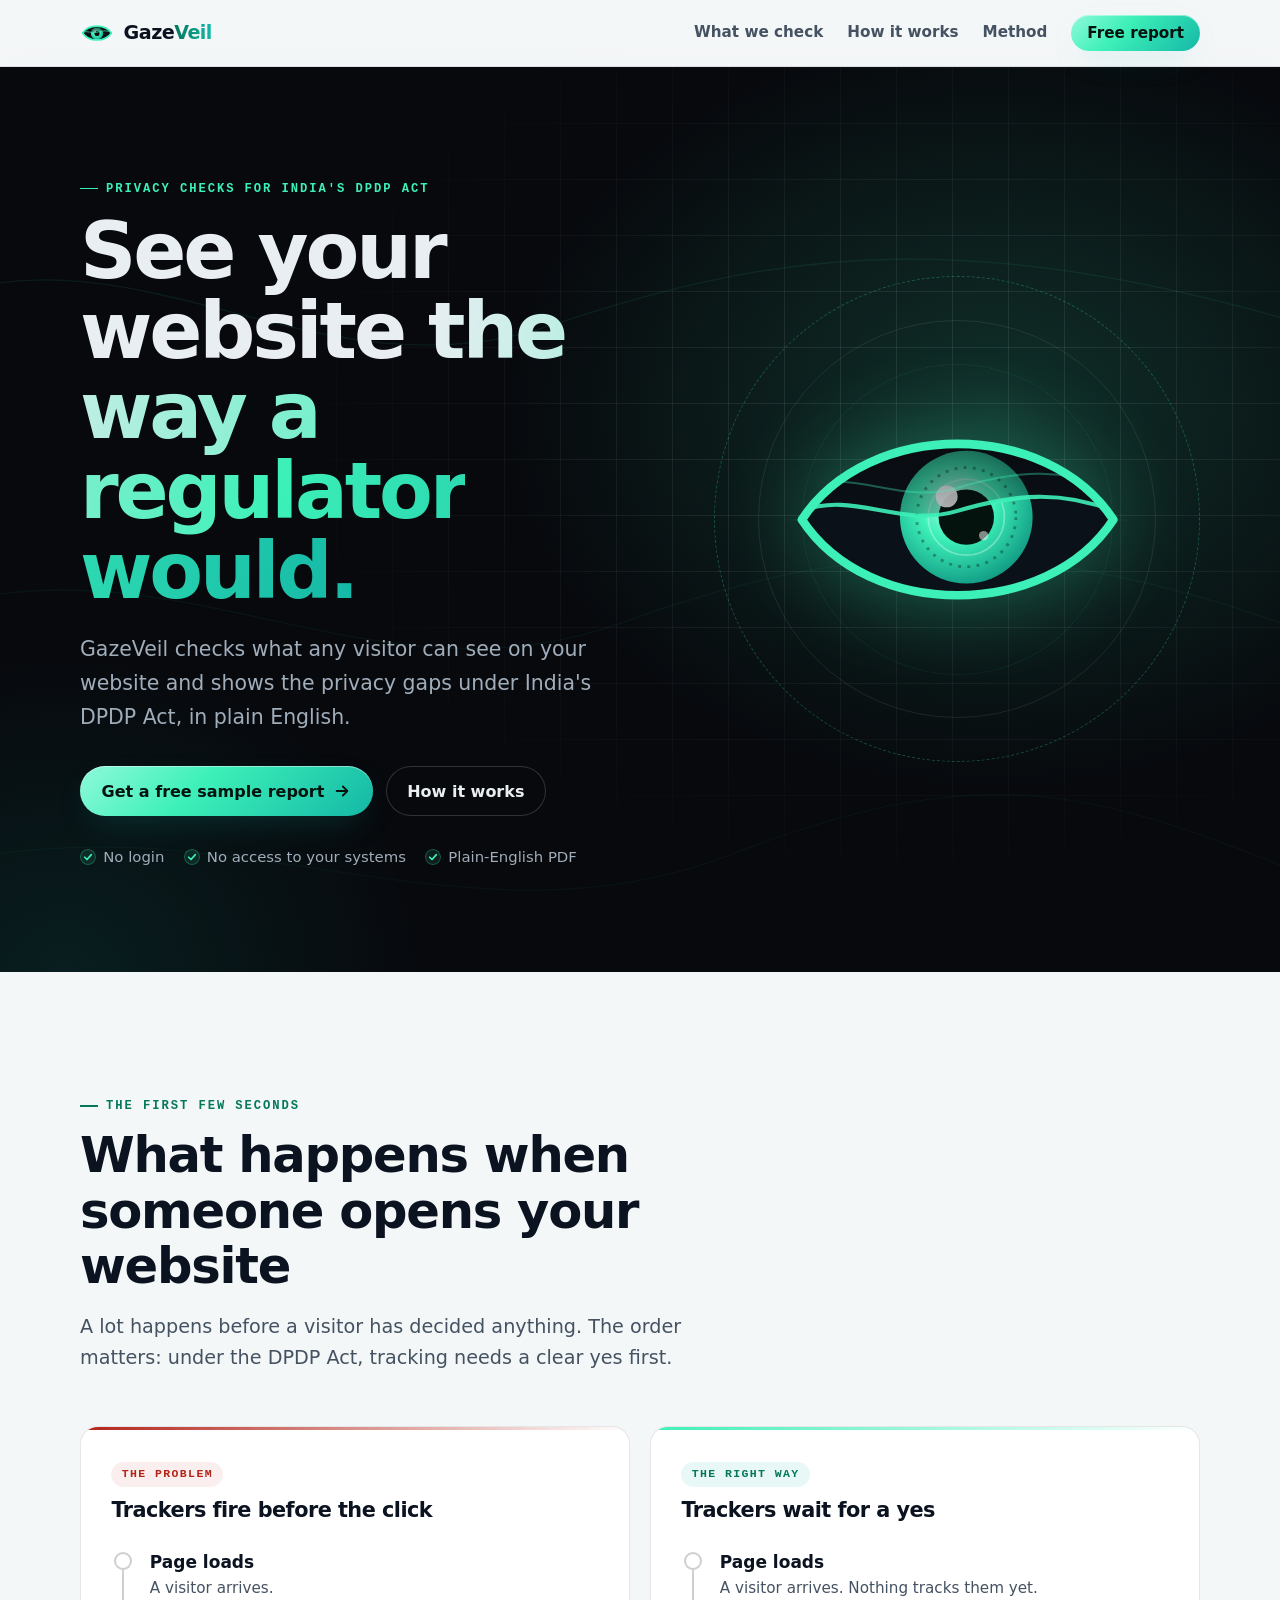
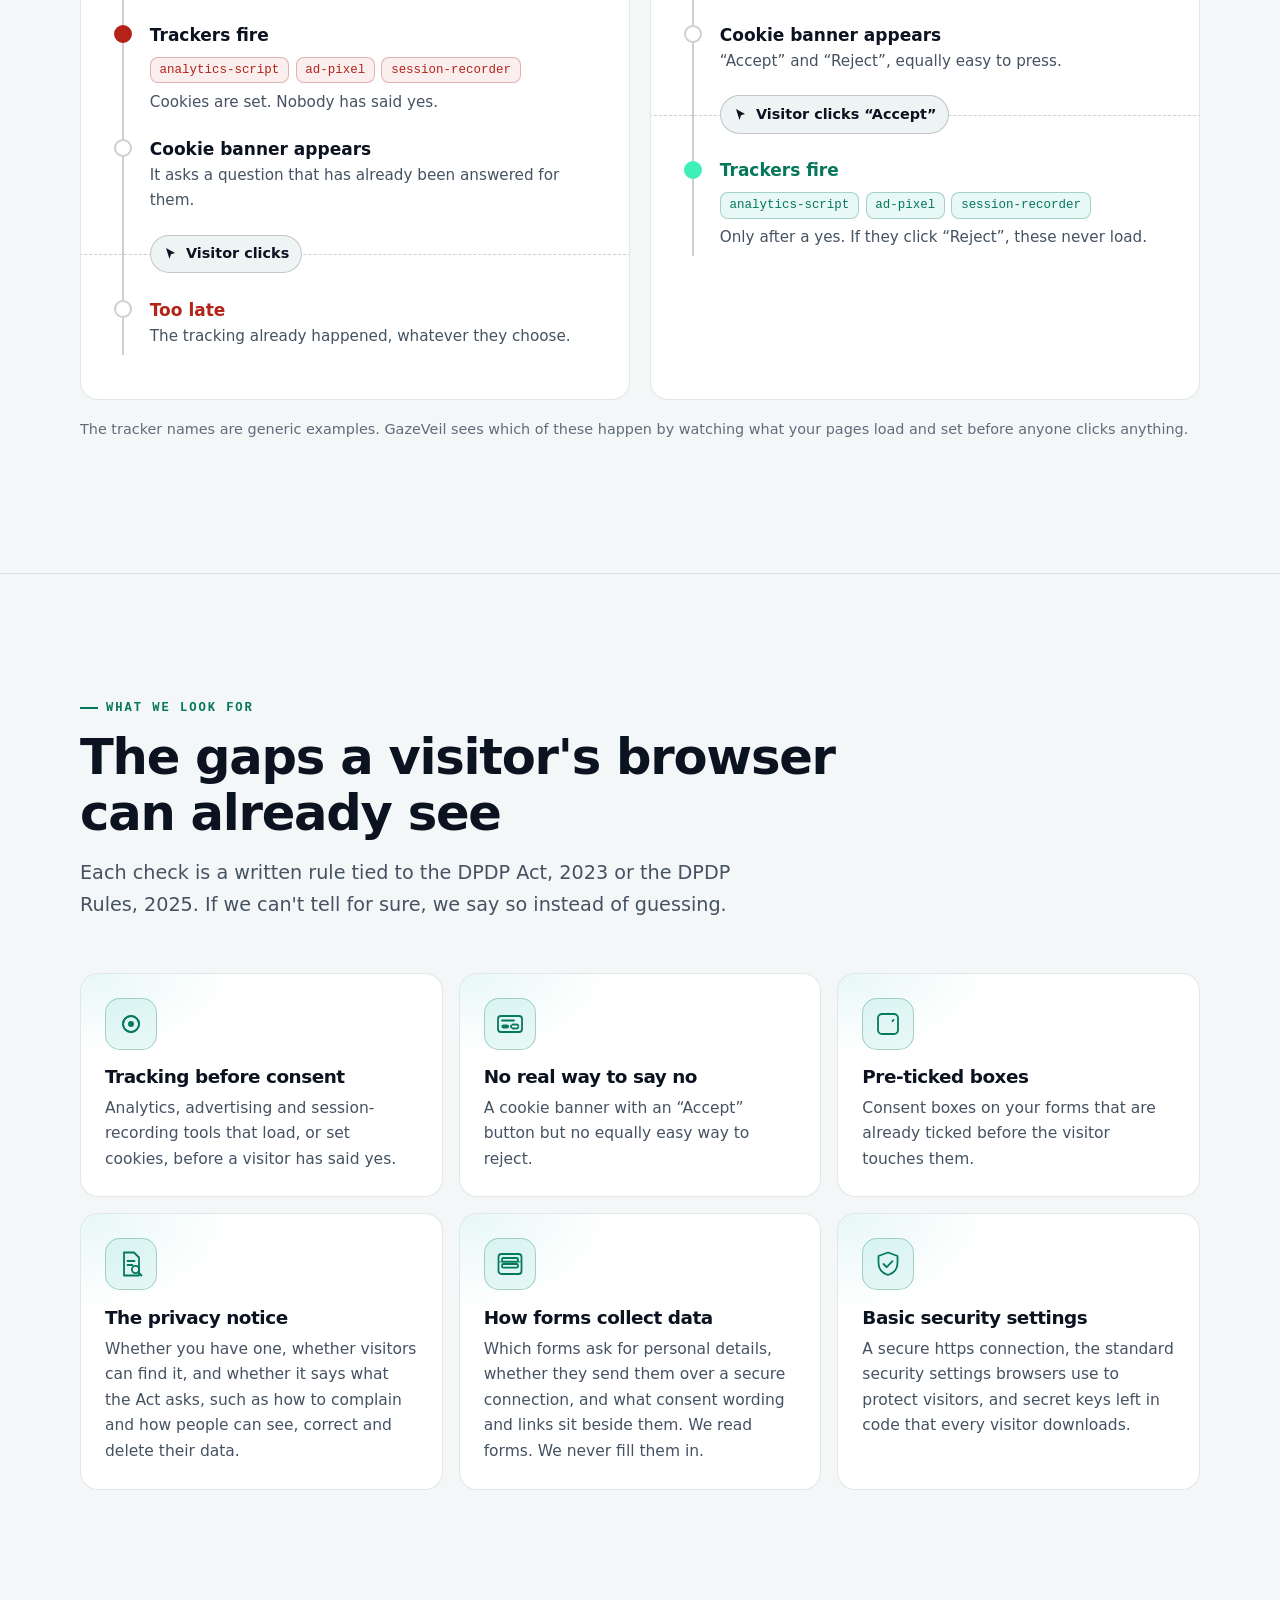
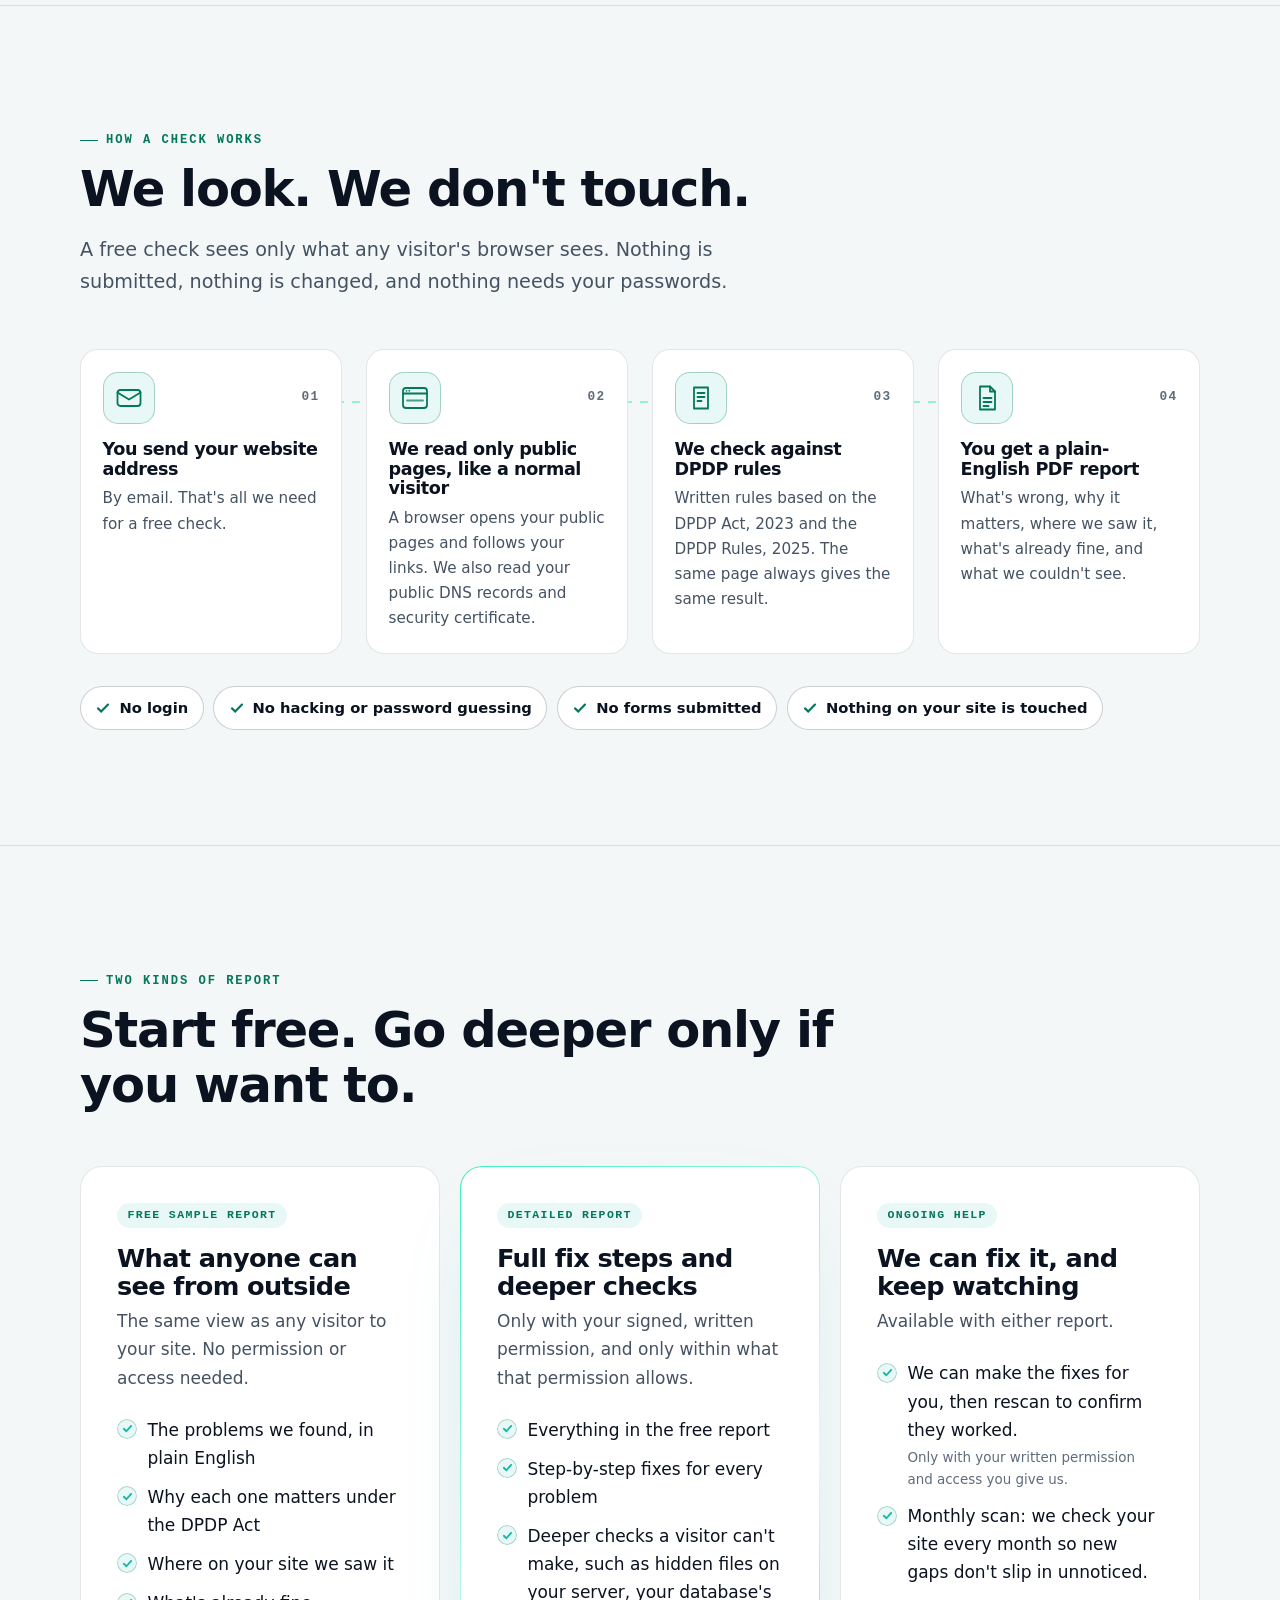
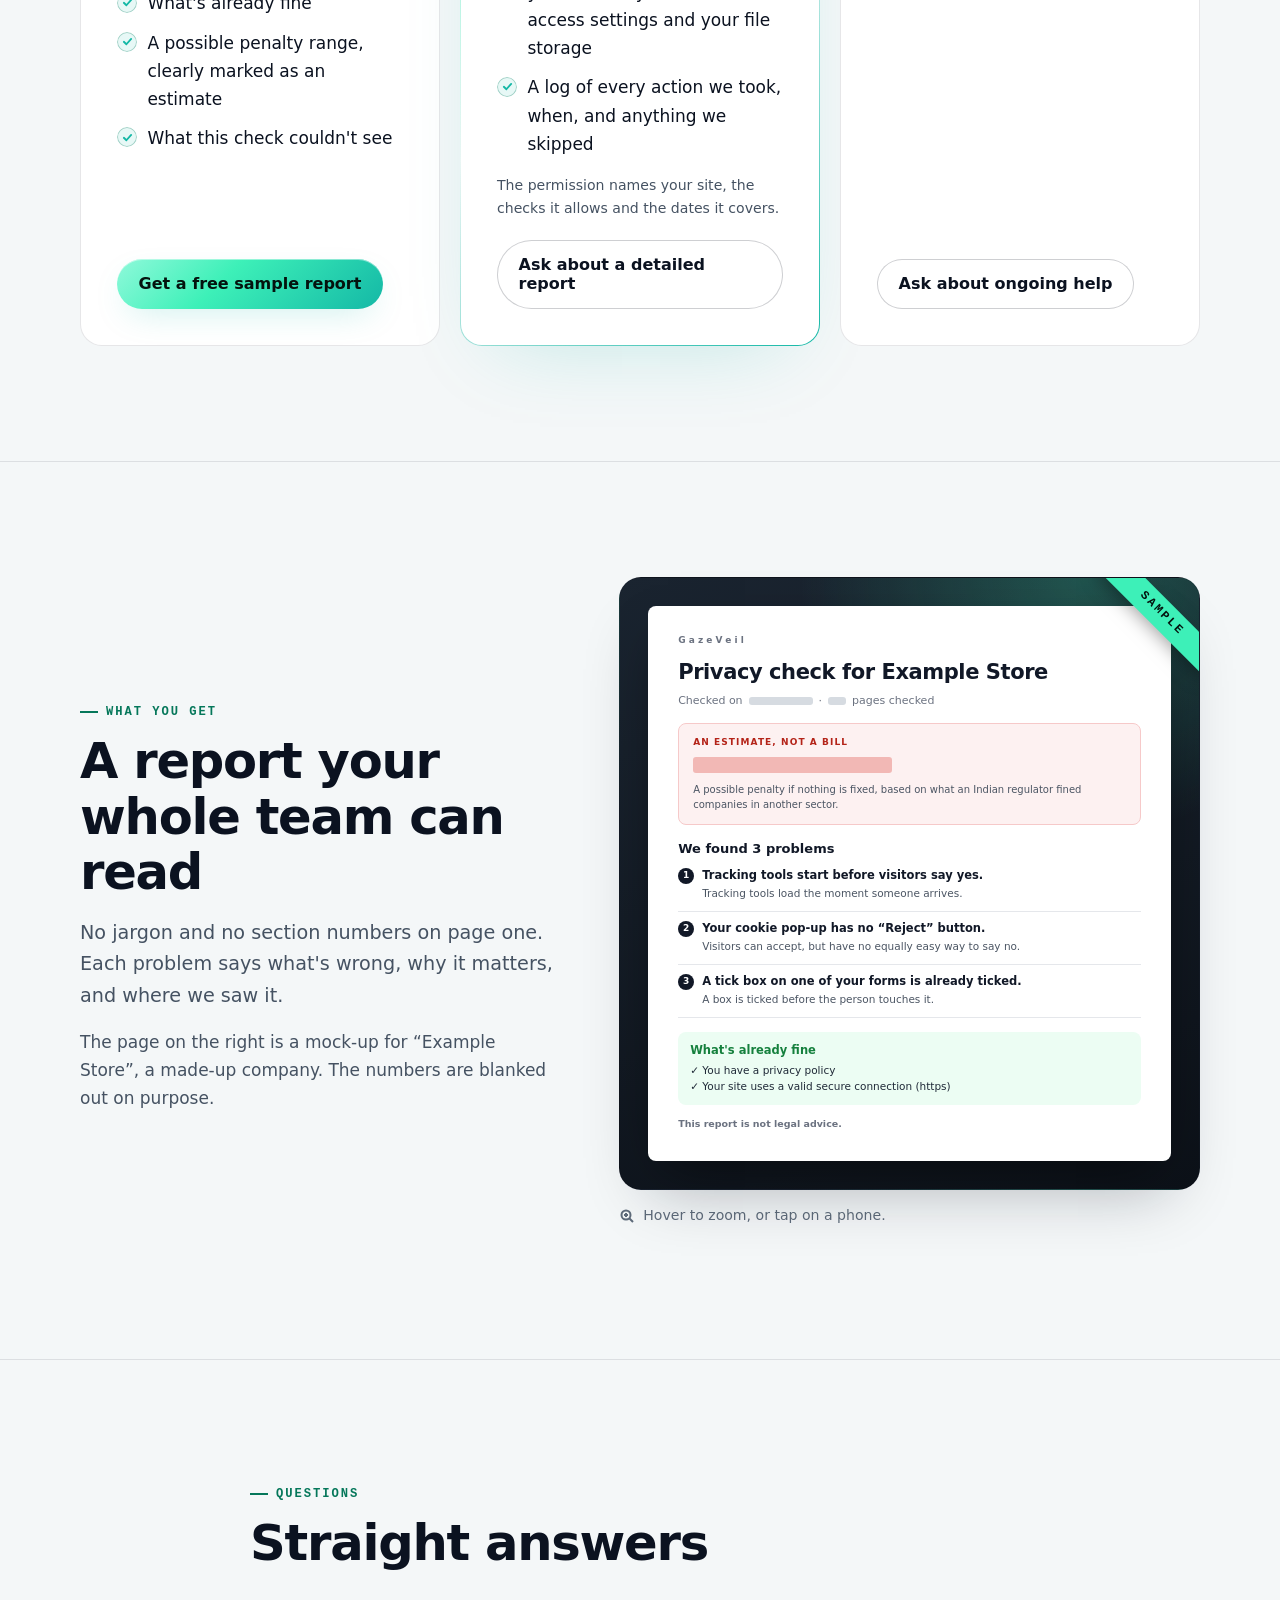
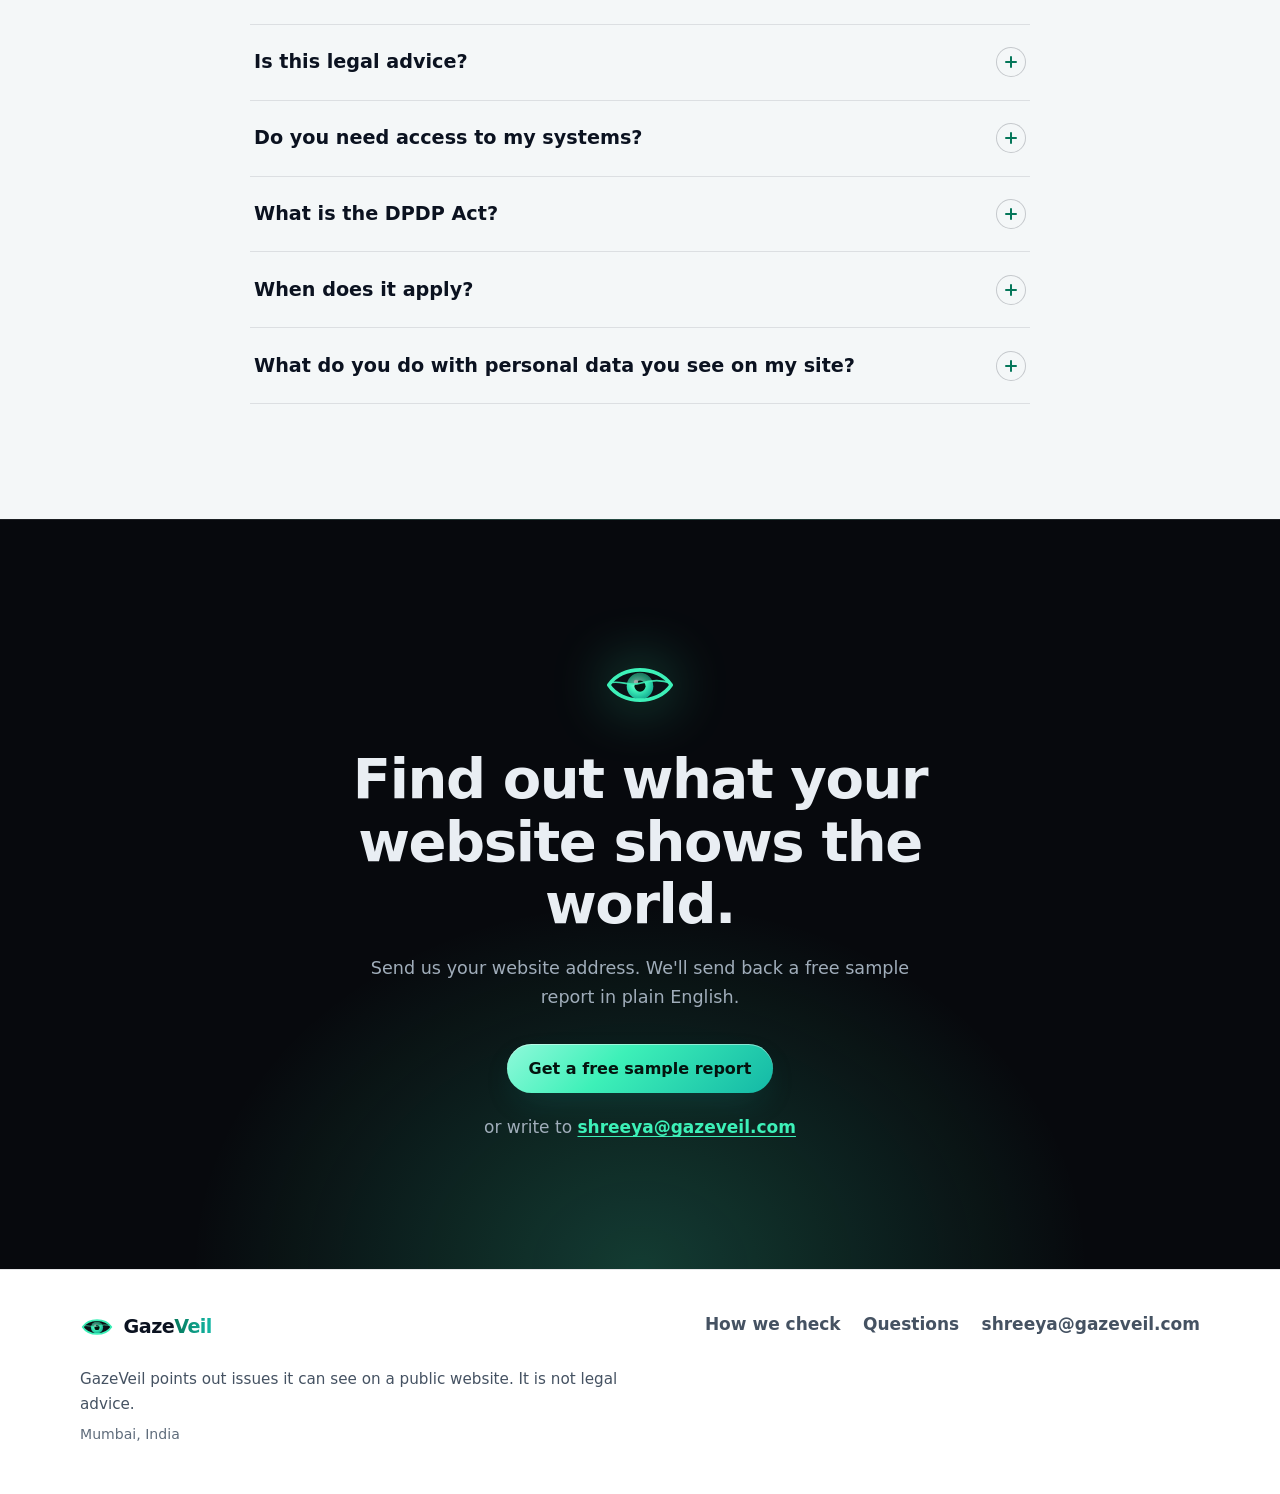
<file: index.html>
<!doctype html>
<html lang="en-IN">
<head>
<meta charset="utf-8">
<meta name="viewport" content="width=device-width, initial-scale=1">
<title>GazeVeil: privacy checks for websites under India's DPDP Act</title>
<meta name="description" content="GazeVeil checks what any visitor can see on your website and shows the privacy gaps under India's DPDP Act, in plain English. Free sample report.">
<meta name="theme-color" content="#07090d">
<link rel="canonical" href="https://gazeveil.com/">
<link rel="icon" href="favicon.svg" type="image/svg+xml">
<meta property="og:type" content="website">
<meta property="og:site_name" content="GazeVeil">
<meta property="og:title" content="See your website the way a regulator would.">
<meta property="og:description" content="Privacy checks for websites under India's DPDP Act, in plain English.">
<meta property="og:url" content="https://gazeveil.com/">
<meta property="og:image" content="https://gazeveil.com/assets/og-1200x630.png">
<meta property="og:image:alt" content="The GazeVeil eye logo beside the line: Privacy checks for websites under India's DPDP Act.">
<meta name="twitter:card" content="summary_large_image">
<link rel="stylesheet" href="style.css">
<script>document.documentElement.classList.add('js')</script>
<script src="assets/site.js" defer></script>
</head>
<body>
<a class="skip" href="#main">Skip to content</a>

<header class="site-header">
  <div class="wrap">
    <a class="brand" href="./" aria-label="GazeVeil home">
      <img src="assets/logo-mark.svg" alt="" width="34" height="34">
      <span>Gaze<span class="veil">Veil</span></span>
    </a>
    <nav class="nav" aria-label="Main">
      <a class="hide-sm" href="#checks">What we check</a>
      <a class="hide-sm" href="#how">How it works</a>
      <a href="method/">Method</a>
      <a class="btn btn-sm" href="mailto:shreeya@gazeveil.com?subject=Free%20sample%20report%20request&amp;body=Hi%20Shreeya%2C%0A%0APlease%20send%20a%20free%20sample%20report%20for%20this%20website%3A%20">Free report</a>
    </nav>
  </div>
</header>

<main id="main">

<!-- 1. Hero ------------------------------------------------------------------>
<section class="hero dark" aria-labelledby="hero-title">
  <svg class="veil-lines" viewBox="0 0 1440 700" preserveAspectRatio="none" aria-hidden="true" focusable="false">
    <path d="M-80 180C160 120 360 260 620 200S1100 120 1520 210"/>
    <path d="M-80 420C200 360 420 500 700 430S1180 360 1520 450"/>
    <path d="M-80 620C240 560 520 690 820 610S1240 560 1520 640"/>
  </svg>
  <div class="wrap hero-grid">
    <div>
      <p class="eyebrow">Privacy checks for India's DPDP Act</p>
      <h1 id="hero-title">See your website <span class="grad-text">the way a regulator would.</span></h1>
      <p class="sub">GazeVeil checks what any visitor can see on your website and shows the privacy gaps under India's DPDP Act, in plain English.</p>
      <div class="hero-actions">
        <a class="btn" href="mailto:shreeya@gazeveil.com?subject=Free%20sample%20report%20request&amp;body=Hi%20Shreeya%2C%0A%0APlease%20send%20a%20free%20sample%20report%20for%20this%20website%3A%20">
          Get a free sample report
          <svg viewBox="0 0 20 20" aria-hidden="true" focusable="false"><path d="M4 10h11M11 5l5 5-5 5" fill="none" stroke="currentColor" stroke-width="2" stroke-linecap="round" stroke-linejoin="round"/></svg>
        </a>
        <a class="btn btn-ghost" href="#how">How it works</a>
      </div>
      <ul class="promises" aria-label="What a free check involves">
        <li>No login</li>
        <li>No access to your systems</li>
        <li>Plain-English PDF</li>
      </ul>
    </div>

    <div class="hero-art" aria-hidden="true">
      <span class="ring"></span><span class="ring r2"></span><span class="ring r3"></span>
      <span class="scan"></span>
      <svg class="eye" data-eye viewBox="0 0 64 64" focusable="false">
        <defs>
          <radialGradient id="h-iris" cx="42%" cy="38%" r="70%">
            <stop offset="0" stop-color="#b9fde9"/>
            <stop offset=".42" stop-color="#3df0b8"/>
            <stop offset="1" stop-color="#0b8f7d"/>
          </radialGradient>
          <linearGradient id="h-veil" x1="0" y1="0" x2="0" y2="1">
            <stop offset="0" stop-color="#07090d" stop-opacity=".97"/>
            <stop offset="1" stop-color="#07090d" stop-opacity=".25"/>
          </linearGradient>
          <clipPath id="h-eye"><path d="M5 32C16.5 14.5 47.5 14.5 59 32 47.5 49.5 16.5 49.5 5 32Z"/></clipPath>
        </defs>
        <g clip-path="url(#h-eye)">
          <rect width="64" height="64" fill="#0b1118"/>
          <g data-pupil>
            <circle cx="32" cy="33" r="11.5" fill="url(#h-iris)"/>
            <circle cx="32" cy="33" r="8.6" fill="none" stroke="#04130e" stroke-opacity=".35" stroke-width=".5" stroke-dasharray=".5 1.1"/>
            <circle cx="32" cy="33" r="6.6" fill="none" stroke="#e9fff8" stroke-opacity=".35" stroke-width=".3"/>
            <circle cx="32" cy="33" r="4.8" fill="#04130e"/>
            <circle cx="28.6" cy="29.4" r="1.9" fill="#fff" fill-opacity=".92"/>
            <circle cx="35" cy="36.2" r=".8" fill="#fff" fill-opacity=".5"/>
          </g>
          <g class="veil-edge">
            <path d="M0 0H64V30.5H59C50 27 42 27.5 32 30.5C22 33.5 14 27 5 30.5H0Z" fill="url(#h-veil)"/>
            <path d="M5 30.5C14 27 22 33.5 32 30.5S50 27 59 30.5" fill="none" stroke="#3df0b8" stroke-width=".7" stroke-opacity=".9"/>
            <path d="M5 26.5C14 23 22 29.5 32 26.5S50 23 59 26.5" fill="none" stroke="#3df0b8" stroke-width=".35" stroke-opacity=".35"/>
          </g>
          <rect class="lid" x="0" y="14" width="64" height="36" fill="#0b1118"/>
        </g>
        <path d="M5 32C16.5 14.5 47.5 14.5 59 32 47.5 49.5 16.5 49.5 5 32Z" fill="none" stroke="#3df0b8" stroke-width="1.5" stroke-linejoin="round"/>
      </svg>
    </div>
  </div>
</section>

<!-- 2. Timeline -------------------------------------------------------------->
<section class="section" id="timeline" aria-labelledby="timeline-title">
  <div class="wrap">
    <div class="section-head" data-reveal>
      <p class="eyebrow">The first few seconds</p>
      <h2 id="timeline-title">What happens when someone opens your website</h2>
      <p class="lede">A lot happens before a visitor has decided anything. The order matters: under the DPDP Act, tracking needs a clear yes first.</p>
    </div>

    <div class="lanes" data-reveal>
      <article class="lane lane-bad" aria-labelledby="lane-bad-title">
        <span class="tag tag-bad">The problem</span>
        <h3 id="lane-bad-title">Trackers fire before the click</h3>
        <ol class="tl">
          <li class="ev" style="--i:0"><span class="dot"></span><strong>Page loads</strong><span class="sub">A visitor arrives.</span></li>
          <li class="ev ev-fire" style="--i:1"><span class="dot"></span><strong>Trackers fire</strong>
            <span class="chips"><span class="chip">analytics-script</span><span class="chip">ad-pixel</span><span class="chip">session-recorder</span></span>
            <span class="sub">Cookies are set. Nobody has said yes.</span></li>
          <li class="ev" style="--i:2"><span class="dot"></span><strong>Cookie banner appears</strong><span class="sub">It asks a question that has already been answered for them.</span></li>
          <li class="consent" style="--i:3"><span><svg viewBox="0 0 16 16" aria-hidden="true" focusable="false"><path d="M3 2l9 5-4 1.2L6.5 13z" fill="currentColor"/></svg>Visitor clicks</span></li>
          <li class="ev ev-late" style="--i:4"><span class="dot"></span><strong>Too late</strong><span class="sub">The tracking already happened, whatever they choose.</span></li>
        </ol>
      </article>

      <article class="lane lane-good" aria-labelledby="lane-good-title">
        <span class="tag tag-good">The right way</span>
        <h3 id="lane-good-title">Trackers wait for a yes</h3>
        <ol class="tl">
          <li class="ev" style="--i:0"><span class="dot"></span><strong>Page loads</strong><span class="sub">A visitor arrives. Nothing tracks them yet.</span></li>
          <li class="ev" style="--i:1"><span class="dot"></span><strong>Cookie banner appears</strong><span class="sub">“Accept” and “Reject”, equally easy to press.</span></li>
          <li class="consent" style="--i:2"><span><svg viewBox="0 0 16 16" aria-hidden="true" focusable="false"><path d="M3 2l9 5-4 1.2L6.5 13z" fill="currentColor"/></svg>Visitor clicks “Accept”</span></li>
          <li class="ev ev-fire ev-ok" style="--i:3"><span class="dot"></span><strong>Trackers fire</strong>
            <span class="chips"><span class="chip">analytics-script</span><span class="chip">ad-pixel</span><span class="chip">session-recorder</span></span>
            <span class="sub">Only after a yes. If they click “Reject”, these never load.</span></li>
        </ol>
      </article>
    </div>
    <p class="caption">The tracker names are generic examples. GazeVeil sees which of these happen by watching what your pages load and set before anyone clicks anything.</p>
  </div>
</section>

<!-- 3. What we look for ------------------------------------------------------>
<section class="section" id="checks" aria-labelledby="checks-title">
  <div class="wrap">
    <div class="section-head" data-reveal>
      <p class="eyebrow">What we look for</p>
      <h2 id="checks-title">The gaps a visitor's browser can already see</h2>
      <p class="lede">Each check is a written rule tied to the DPDP Act, 2023 or the DPDP Rules, 2025. If we can't tell for sure, we say so instead of guessing.</p>
    </div>

    <div class="cards">
      <article class="card" data-reveal>
        <div class="icon"><svg viewBox="0 0 30 30" aria-hidden="true" focusable="false">
          <circle class="fill" cx="15" cy="15" r="3"/>
          <circle class="i-ripple" cx="15" cy="15" r="8"/>
          <circle class="i-ripple d2" cx="15" cy="15" r="8"/>
        </svg></div>
        <h3>Tracking before consent</h3>
        <p>Analytics, advertising and session-recording tools that load, or set cookies, before a visitor has said yes.</p>
      </article>

      <article class="card" data-reveal>
        <div class="icon"><svg viewBox="0 0 30 30" aria-hidden="true" focusable="false">
          <rect x="3" y="7" width="24" height="16" rx="3"/>
          <rect class="fill" x="6.5" y="15.5" width="7.5" height="4" rx="2"/>
          <rect class="i-blink" x="16" y="15.5" width="7.5" height="4" rx="2" stroke-dasharray="2 1.6"/>
          <path d="M7 11.5h12"/>
        </svg></div>
        <h3>No real way to say no</h3>
        <p>A cookie banner with an “Accept” button but no equally easy way to reject.</p>
      </article>

      <article class="card" data-reveal>
        <div class="icon"><svg viewBox="0 0 30 30" aria-hidden="true" focusable="false">
          <rect x="5" y="5" width="20" height="20" rx="4"/>
          <path class="i-draw" d="M10 15.5l3.5 3.5L20.5 11"/>
        </svg></div>
        <h3>Pre-ticked boxes</h3>
        <p>Consent boxes on your forms that are already ticked before the visitor touches them.</p>
      </article>

      <article class="card" data-reveal>
        <div class="icon"><svg viewBox="0 0 30 30" aria-hidden="true" focusable="false">
          <path d="M8 3.5h10l5 5v18H8z"/>
          <path d="M11.5 12h7M11.5 16h5"/>
          <g class="i-sweep"><circle cx="19.5" cy="20.5" r="3.6"/><path d="M22.2 23.2l3.3 3.3"/></g>
        </svg></div>
        <h3>The privacy notice</h3>
        <p>Whether you have one, whether visitors can find it, and whether it says what the Act asks, such as how to complain and how people can see, correct and delete their data.</p>
      </article>

      <article class="card" data-reveal>
        <div class="icon"><svg viewBox="0 0 30 30" aria-hidden="true" focusable="false">
          <rect x="3.5" y="5" width="23" height="20" rx="3"/>
          <rect x="7" y="9" width="16" height="3.6" rx="1.4"/>
          <rect x="7" y="15" width="16" height="3.6" rx="1.4"/>
          <path class="i-scan" d="M5 12.8h20" stroke-opacity=".6"/>
        </svg></div>
        <h3>How forms collect data</h3>
        <p>Which forms ask for personal details, whether they send them over a secure connection, and what consent wording and links sit beside them. We read forms. We never fill them in.</p>
      </article>

      <article class="card" data-reveal>
        <div class="icon"><svg viewBox="0 0 30 30" aria-hidden="true" focusable="false">
          <path d="M15 3.5l9.5 3.5v7c0 6-4 10.3-9.5 12-5.5-1.7-9.5-6-9.5-12V7z"/>
          <path class="i-bob" d="M10.5 15l3.2 3.2 5.8-6"/>
        </svg></div>
        <h3>Basic security settings</h3>
        <p>A secure https connection, the standard security settings browsers use to protect visitors, and secret keys left in code that every visitor downloads.</p>
      </article>
    </div>
  </div>
</section>

<!-- 4. How a check works ----------------------------------------------------->
<section class="section" id="how" aria-labelledby="how-title">
  <div class="wrap">
    <div class="section-head" data-reveal>
      <p class="eyebrow">How a check works</p>
      <h2 id="how-title">We look. We don't touch.</h2>
      <p class="lede">A free check sees only what any visitor's browser sees. Nothing is submitted, nothing is changed, and nothing needs your passwords.</p>
    </div>

    <ol class="flow">
      <li class="step" data-reveal>
        <div class="step-top">
          <div class="icon"><svg viewBox="0 0 30 30" aria-hidden="true" focusable="false"><rect x="3.5" y="7" width="23" height="16" rx="3"/><path d="M3.5 9.5l11.5 7 11.5-7"/></svg></div>
          <span class="num">01</span>
        </div>
        <h3>You send your website address</h3>
        <p>By email. That's all we need for a free check.</p>
      </li>
      <li class="step" data-reveal>
        <div class="step-top">
          <div class="icon"><svg viewBox="0 0 30 30" aria-hidden="true" focusable="false"><rect x="3" y="5" width="24" height="20" rx="3"/><path d="M3 10.5h24"/><circle class="fill" cx="6.5" cy="7.8" r=".9"/><circle class="fill" cx="9.3" cy="7.8" r=".9"/><path class="i-scan" d="M7 17.5h16" stroke-opacity=".7"/></svg></div>
          <span class="num">02</span>
        </div>
        <h3>We read only public pages, like a normal visitor</h3>
        <p>A browser opens your public pages and follows your links. We also read your public DNS records and security certificate.</p>
      </li>
      <li class="step" data-reveal>
        <div class="step-top">
          <div class="icon"><svg viewBox="0 0 30 30" aria-hidden="true" focusable="false"><path d="M8 4.5h14v21H8z"/><path d="M11.5 10h7M11.5 14h7M11.5 18h4"/><path class="i-draw" d="M17 20l2 2 4-4.5"/></svg></div>
          <span class="num">03</span>
        </div>
        <h3>We check against DPDP rules</h3>
        <p>Written rules based on the DPDP Act, 2023 and the DPDP Rules, 2025. The same page always gives the same result.</p>
      </li>
      <li class="step" data-reveal>
        <div class="step-top">
          <div class="icon"><svg viewBox="0 0 30 30" aria-hidden="true" focusable="false"><path d="M8 3.5h10l5 5v18H8z"/><path d="M18 3.5v5h5"/><path class="i-bob" d="M11.5 15h8M11.5 19h8M11.5 23h5"/></svg></div>
          <span class="num">04</span>
        </div>
        <h3>You get a plain-English PDF report</h3>
        <p>What's wrong, why it matters, where we saw it, what's already fine, and what we couldn't see.</p>
      </li>
    </ol>

    <ul class="badges" aria-label="What a free check never does">
      <li><svg viewBox="0 0 16 16" aria-hidden="true" focusable="false"><path d="M3 8.4l3.2 3.1L13 4.6"/></svg>No login</li>
      <li><svg viewBox="0 0 16 16" aria-hidden="true" focusable="false"><path d="M3 8.4l3.2 3.1L13 4.6"/></svg>No hacking or password guessing</li>
      <li><svg viewBox="0 0 16 16" aria-hidden="true" focusable="false"><path d="M3 8.4l3.2 3.1L13 4.6"/></svg>No forms submitted</li>
      <li><svg viewBox="0 0 16 16" aria-hidden="true" focusable="false"><path d="M3 8.4l3.2 3.1L13 4.6"/></svg>Nothing on your site is touched</li>
    </ul>
  </div>
</section>

<!-- 5. Free vs detailed ------------------------------------------------------>
<section class="section" id="reports" aria-labelledby="reports-title">
  <div class="wrap">
    <div class="section-head" data-reveal>
      <p class="eyebrow">Two kinds of report</p>
      <h2 id="reports-title">Start free. Go deeper only if you want to.</h2>
    </div>

    <div class="compare">
      <article class="plan" data-reveal>
        <span class="tag tag-good">Free sample report</span>
        <h3>What anyone can see from outside</h3>
        <p>The same view as any visitor to your site. No permission or access needed.</p>
        <ul class="ticks">
          <li>The problems we found, in plain English</li>
          <li>Why each one matters under the DPDP Act</li>
          <li>Where on your site we saw it</li>
          <li>What's already fine</li>
          <li>A possible penalty range, clearly marked as an estimate</li>
          <li>What this check couldn't see</li>
        </ul>
        <a class="btn" href="mailto:shreeya@gazeveil.com?subject=Free%20sample%20report%20request&amp;body=Hi%20Shreeya%2C%0A%0APlease%20send%20a%20free%20sample%20report%20for%20this%20website%3A%20">Get a free sample report</a>
      </article>

      <article class="plan plan-feature" data-reveal>
        <span class="tag tag-good">Detailed report</span>
        <h3>Full fix steps and deeper checks</h3>
        <p>Only with your signed, written permission, and only within what that permission allows.</p>
        <ul class="ticks">
          <li>Everything in the free report</li>
          <li>Step-by-step fixes for every problem</li>
          <li>Deeper checks a visitor can't make, such as hidden files on your server, your database's access settings and your file storage</li>
          <li>A log of every action we took, when, and anything we skipped</li>
        </ul>
        <p class="fineprint">The permission names your site, the checks it allows and the dates it covers.</p>
        <a class="btn btn-ghost" href="mailto:shreeya@gazeveil.com?subject=Detailed%20report%20enquiry">Ask about a detailed report</a>
      </article>

      <article class="plan" data-reveal>
        <span class="tag tag-good">Ongoing help</span>
        <h3>We can fix it, and keep watching</h3>
        <p>Available with either report.</p>
        <ul class="ticks">
          <li>We can make the fixes for you, then rescan to confirm they worked.<span class="sub">Only with your written permission and access you give us.</span></li>
          <li>Monthly scan: we check your site every month so new gaps don't slip in unnoticed.</li>
        </ul>
        <a class="btn btn-ghost" href="mailto:shreeya@gazeveil.com?subject=Ongoing%20help%20enquiry">Ask about ongoing help</a>
      </article>
    </div>
  </div>
</section>

<!-- 6. Sample report preview -------------------------------------------------->
<section class="section" id="sample" aria-labelledby="sample-title">
  <div class="wrap sample">
    <div data-reveal>
      <p class="eyebrow">What you get</p>
      <h2 id="sample-title" style="font-size:clamp(2rem,4.4vw,3.1rem)">A report your whole team can read</h2>
      <p class="lede">No jargon and no section numbers on page one. Each problem says what's wrong, why it matters, and where we saw it.</p>
      <p class="muted">The page on the right is a mock-up for “Example Store”, a made-up company. The numbers are blanked out on purpose.</p>
    </div>

    <div data-reveal>
      <div class="zoom" data-zoom role="button" tabindex="0" aria-pressed="false"
           aria-label="Sample report page for a made-up company, Example Store. Press to zoom in or out.">
        <span class="ribbon" aria-hidden="true">SAMPLE</span>
        <div class="sheet" aria-hidden="true">
          <div class="s-brand">GazeVeil</div>
          <p class="s-title">Privacy check for Example Store</p>
          <div class="s-meta">Checked on <span class="redact" style="width:64px"></span> · <span class="redact" style="width:18px"></span> pages checked</div>
          <div class="s-est">
            <b>AN ESTIMATE, NOT A BILL</b>
            <span class="redact" style="width:46%"></span>
            <p>A possible penalty if nothing is fixed, based on what an Indian regulator fined companies in another sector.</p>
          </div>
          <h5>We found 3 problems</h5>
          <ol>
            <li><strong>Tracking tools start before visitors say yes.</strong><span>Tracking tools load the moment someone arrives.</span></li>
            <li><strong>Your cookie pop-up has no “Reject” button.</strong><span>Visitors can accept, but have no equally easy way to say no.</span></li>
            <li><strong>A tick box on one of your forms is already ticked.</strong><span>A box is ticked before the person touches it.</span></li>
          </ol>
          <div class="s-fine">
            <b>What's already fine</b>
            <span>✓ You have a privacy policy</span>
            <span>✓ Your site uses a valid secure connection (https)</span>
          </div>
          <p class="s-legal">This report is not legal advice.</p>
        </div>
      </div>
      <p class="zoom-hint"><svg viewBox="0 0 16 16" aria-hidden="true" focusable="false"><circle cx="7" cy="7" r="4.5"/><path d="M10.5 10.5 14 14M7 5v4M5 7h4"/></svg>Hover to zoom, or tap on a phone.</p>
    </div>
  </div>
</section>

<!-- 7. FAQ ------------------------------------------------------------------>
<section class="section" id="faq" aria-labelledby="faq-title">
  <div class="wrap narrow">
    <div class="section-head" data-reveal>
      <p class="eyebrow">Questions</p>
      <h2 id="faq-title">Straight answers</h2>
    </div>
    <div class="faq" data-reveal>
      <details>
        <summary>Is this legal advice?<span class="pm" aria-hidden="true"></span></summary>
        <div class="answer"><p>No. GazeVeil points out issues it can see on a public website. A report is a starting point for you, your developers and your lawyer, not a legal opinion.</p></div>
      </details>
      <details>
        <summary>Do you need access to my systems?<span class="pm" aria-hidden="true"></span></summary>
        <div class="answer"><p>Not for the free report. It uses only what any visitor to your website can see. Deeper checks, in the detailed report, happen only with your signed, written permission and only within what it allows.</p></div>
      </details>
      <details>
        <summary>What is the DPDP Act?<span class="pm" aria-hidden="true"></span></summary>
        <div class="answer"><p>The Digital Personal Data Protection Act, 2023 is India's law on how organisations handle people's personal data in digital form. It covers what you must tell people, when you need their consent, and how you must keep their data safe. The DPDP Rules, 2025 fill in the details.</p></div>
      </details>
      <details>
        <summary>When does it apply?<span class="pm" aria-hidden="true"></span></summary>
        <div class="answer"><p>Penalties under the DPDP Act cannot start before 13 May 2027.</p></div>
      </details>
      <details>
        <summary>What do you do with personal data you see on my site?<span class="pm" aria-hidden="true"></span></summary>
        <div class="answer"><p>We record only the type of data and how many we saw, never the data itself. It is thrown away the moment it is recognised.</p></div>
      </details>
    </div>
  </div>
</section>

<!-- 8. Call to action ------------------------------------------------------->
<section class="cta dark" id="contact" aria-labelledby="cta-title">
  <div class="wrap">
    <img class="mark" src="assets/logo-mark.svg" alt="" width="74" height="74">
    <h2 id="cta-title">Find out what your website shows the world.</h2>
    <p>Send us your website address. We'll send back a free sample report in plain English.</p>
    <a class="btn" href="mailto:shreeya@gazeveil.com?subject=Free%20sample%20report%20request&amp;body=Hi%20Shreeya%2C%0A%0APlease%20send%20a%20free%20sample%20report%20for%20this%20website%3A%20">Get a free sample report</a>
    <span class="mail">or write to <a href="mailto:shreeya@gazeveil.com">shreeya@gazeveil.com</a></span>
  </div>
</section>

</main>

<footer class="site-footer">
  <div class="wrap">
    <div>
      <a class="brand" href="./" aria-label="GazeVeil home">
        <img src="assets/logo-mark.svg" alt="" width="34" height="34">
        <span>Gaze<span class="veil">Veil</span></span>
      </a>
      <p class="legal">GazeVeil points out issues it can see on a public website. It is not legal advice.</p>
      <p class="where">Mumbai, India</p>
    </div>
    <ul class="footer-links">
      <li><a href="method/">How we check</a></li>
      <li><a href="#faq">Questions</a></li>
      <li><a href="mailto:shreeya@gazeveil.com">shreeya@gazeveil.com</a></li>
    </ul>
  </div>
</footer>
</body>
</html>
</file>
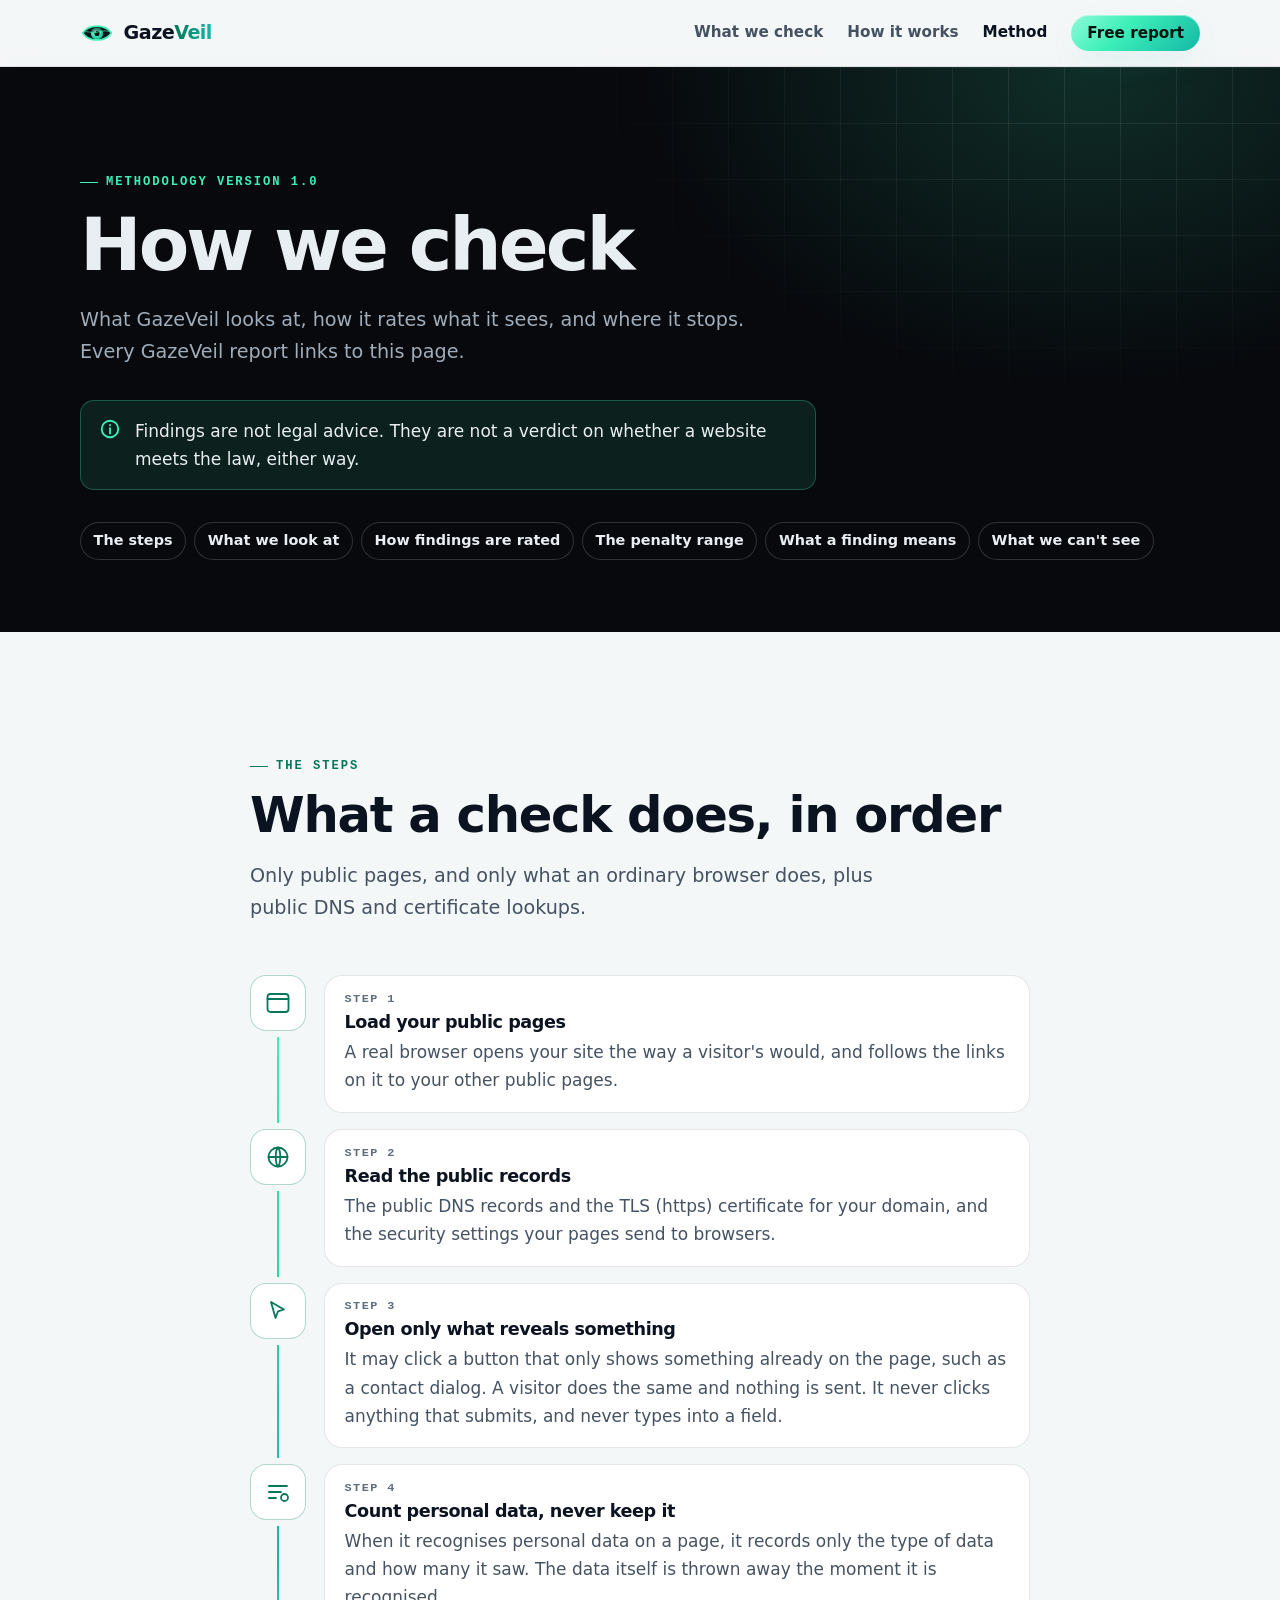
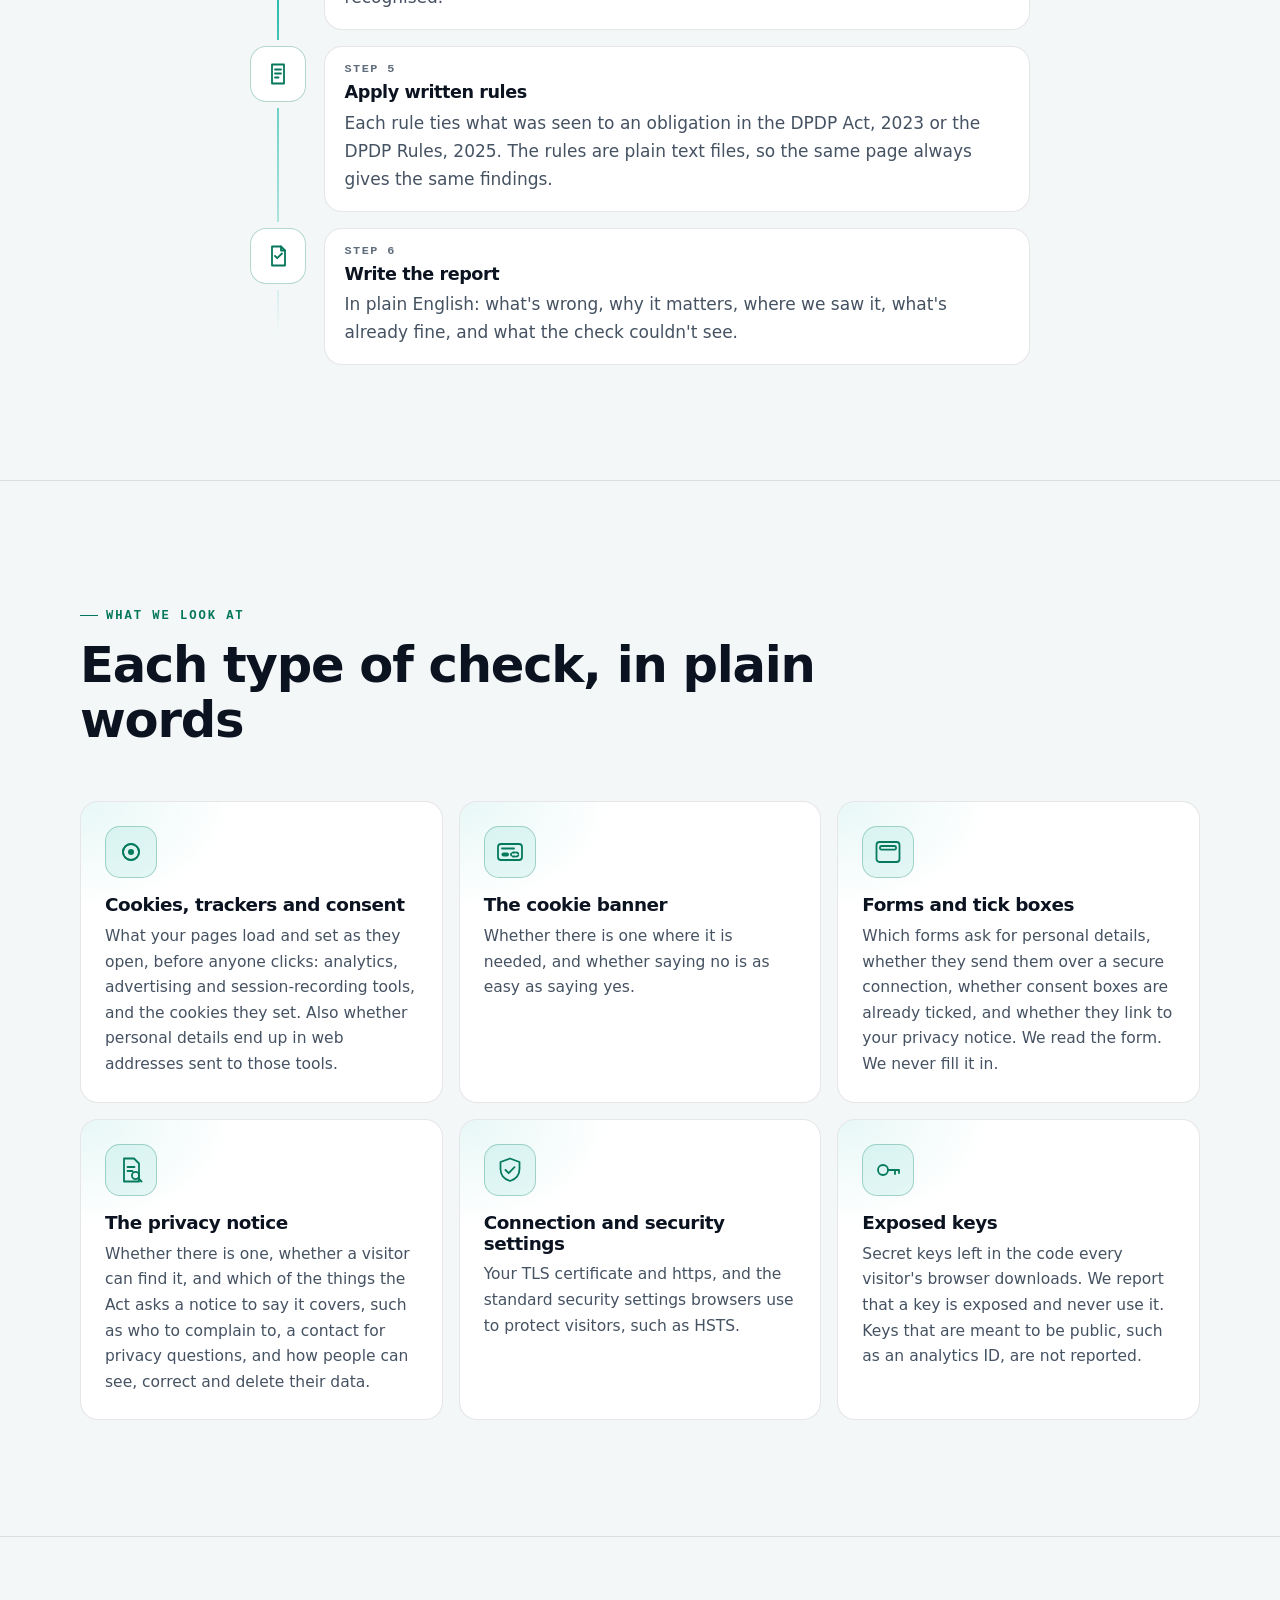
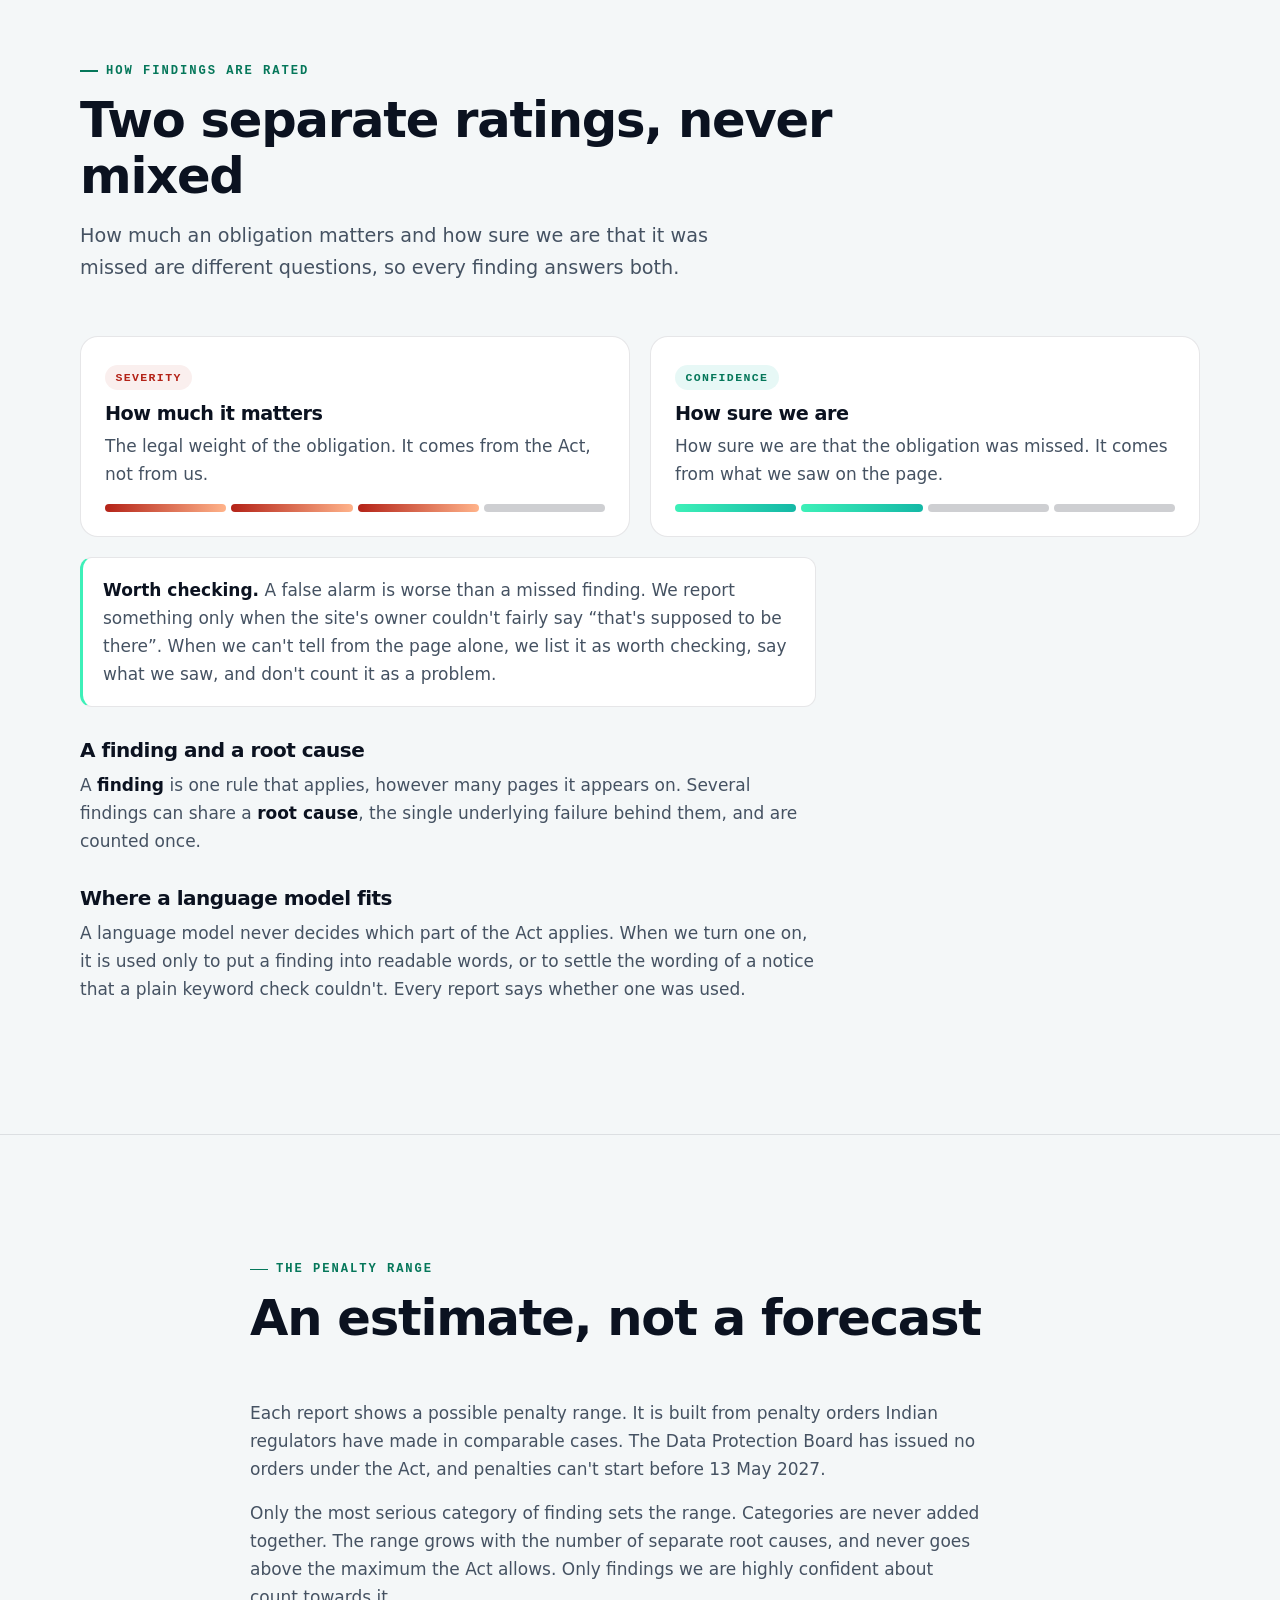
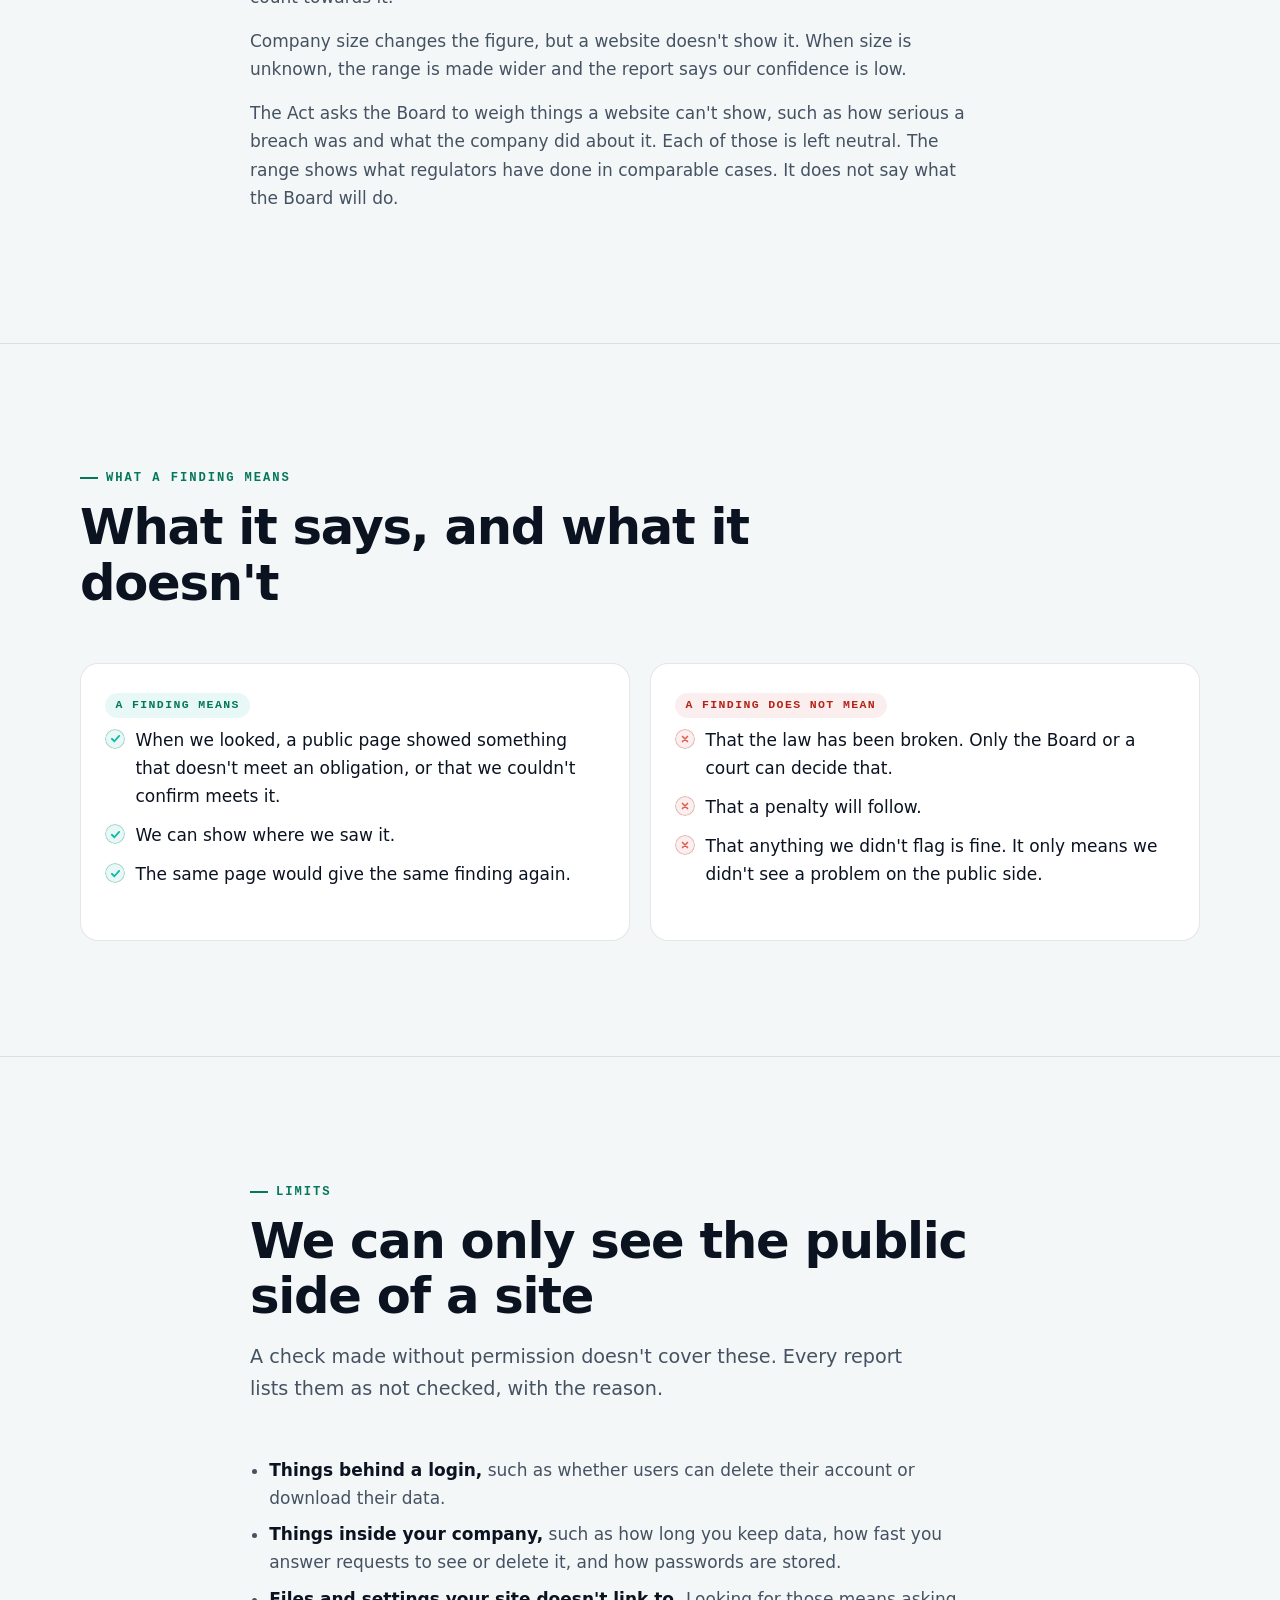
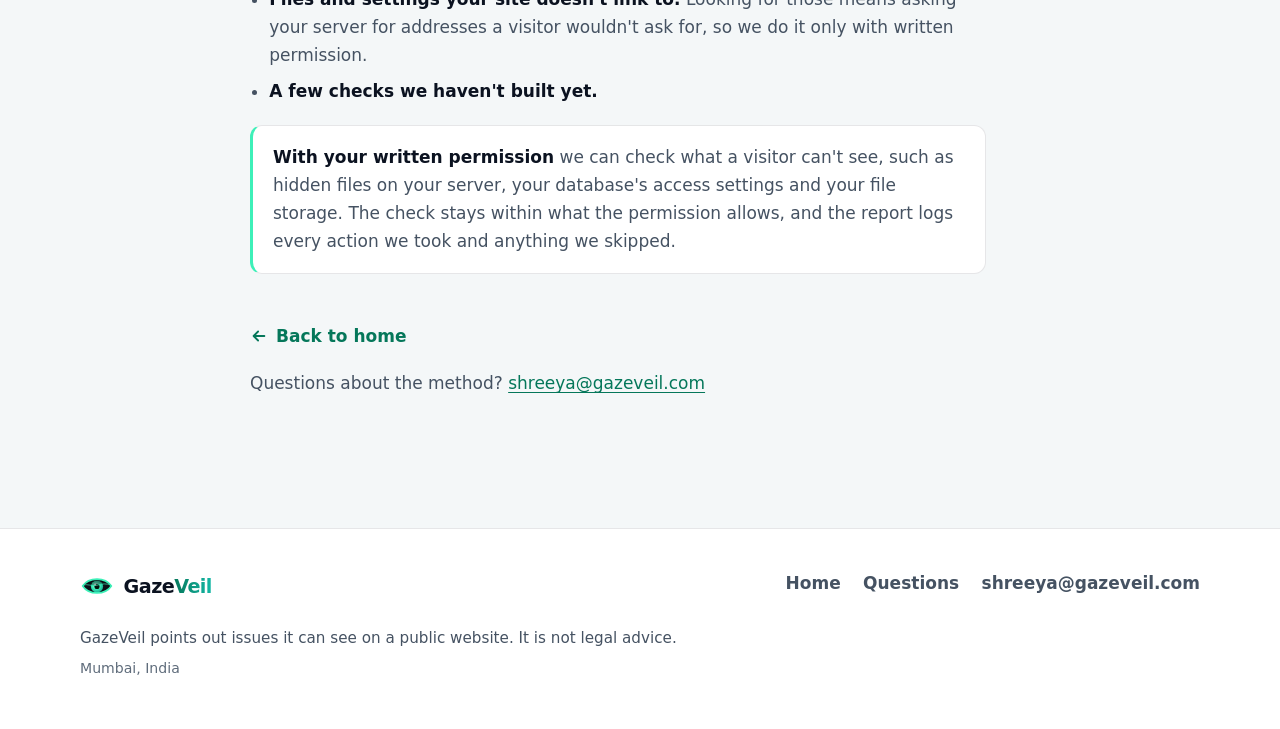
<file: method/index.html>
<!doctype html>
<html lang="en-IN">
<head>
<meta charset="utf-8">
<meta name="viewport" content="width=device-width, initial-scale=1">
<title>How we check | GazeVeil</title>
<meta name="description" content="How GazeVeil checks a public website against India's DPDP Act: the steps, what each check looks at, how findings are rated, what a finding means, and what we cannot see.">
<meta name="theme-color" content="#07090d">
<link rel="canonical" href="https://gazeveil.com/method/">
<link rel="icon" href="../favicon.svg" type="image/svg+xml">
<meta property="og:type" content="article">
<meta property="og:site_name" content="GazeVeil">
<meta property="og:title" content="How we check | GazeVeil">
<meta property="og:description" content="The method behind every GazeVeil report: public pages only, written rules, and plain limits.">
<meta property="og:url" content="https://gazeveil.com/method/">
<meta property="og:image" content="https://gazeveil.com/assets/og-1200x630.png">
<meta property="og:image:alt" content="The GazeVeil eye logo beside the line: Privacy checks for websites under India's DPDP Act.">
<meta name="twitter:card" content="summary_large_image">
<link rel="stylesheet" href="../style.css">
<script>document.documentElement.classList.add('js')</script>
<script src="../assets/site.js" defer></script>
</head>
<body>
<a class="skip" href="#main">Skip to content</a>

<header class="site-header">
  <div class="wrap">
    <a class="brand" href="../" aria-label="GazeVeil home">
      <img src="../assets/logo-mark.svg" alt="" width="34" height="34">
      <span>Gaze<span class="veil">Veil</span></span>
    </a>
    <nav class="nav" aria-label="Main">
      <a class="hide-sm" href="../#checks">What we check</a>
      <a class="hide-sm" href="../#how">How it works</a>
      <a href="./" aria-current="page">Method</a>
      <a class="btn btn-sm" href="mailto:shreeya@gazeveil.com?subject=Free%20sample%20report%20request&amp;body=Hi%20Shreeya%2C%0A%0APlease%20send%20a%20free%20sample%20report%20for%20this%20website%3A%20">Free report</a>
    </nav>
  </div>
</header>

<main id="main">

<section class="page-hero dark" aria-labelledby="page-title">
  <div class="wrap">
    <p class="eyebrow">Methodology version 1.0</p>
    <h1 id="page-title">How we check</h1>
    <p class="lede">What GazeVeil looks at, how it rates what it sees, and where it stops. Every GazeVeil report links to this page.</p>
    <div class="note">
      <svg viewBox="0 0 24 24" aria-hidden="true" focusable="false"><circle cx="12" cy="12" r="9"/><path d="M12 11v6M12 7.5v.5"/></svg>
      <p>Findings are not legal advice. They are not a verdict on whether a website meets the law, either way.</p>
    </div>
    <ul class="toc" aria-label="On this page">
      <li><a href="#steps">The steps</a></li>
      <li><a href="#checks">What we look at</a></li>
      <li><a href="#rating">How findings are rated</a></li>
      <li><a href="#estimate">The penalty range</a></li>
      <li><a href="#meaning">What a finding means</a></li>
      <li><a href="#limits">What we can't see</a></li>
    </ul>
  </div>
</section>

<!-- The steps ----------------------------------------------------------------->
<section class="section" id="steps" aria-labelledby="steps-title">
  <div class="wrap narrow">
    <div class="section-head" data-reveal>
      <p class="eyebrow">The steps</p>
      <h2 id="steps-title">What a check does, in order</h2>
      <p class="lede">Only public pages, and only what an ordinary browser does, plus public DNS and certificate lookups.</p>
    </div>

    <ol class="rail" data-reveal>
      <li style="--i:0">
        <div class="knot"><svg viewBox="0 0 26 26" aria-hidden="true" focusable="false"><rect x="2.5" y="4" width="21" height="18" rx="3"/><path d="M2.5 9h21"/></svg></div>
        <div class="body"><span class="num">STEP 1</span><h3>Load your public pages</h3><p>A real browser opens your site the way a visitor's would, and follows the links on it to your other public pages.</p></div>
      </li>
      <li style="--i:1">
        <div class="knot"><svg viewBox="0 0 26 26" aria-hidden="true" focusable="false"><circle cx="13" cy="13" r="9.5"/><path d="M3.5 13h19M13 3.5c3 3 3 16 0 19M13 3.5c-3 3-3 16 0 19"/></svg></div>
        <div class="body"><span class="num">STEP 2</span><h3>Read the public records</h3><p>The public DNS records and the TLS (https) certificate for your domain, and the security settings your pages send to browsers.</p></div>
      </li>
      <li style="--i:2">
        <div class="knot"><svg viewBox="0 0 26 26" aria-hidden="true" focusable="false"><path d="M6 4l13 7.5-6 1.8L10.5 20z"/></svg></div>
        <div class="body"><span class="num">STEP 3</span><h3>Open only what reveals something</h3><p>It may click a button that only shows something already on the page, such as a contact dialog. A visitor does the same and nothing is sent. It never clicks anything that submits, and never types into a field.</p></div>
      </li>
      <li style="--i:3">
        <div class="knot"><svg viewBox="0 0 26 26" aria-hidden="true" focusable="false"><path d="M4 7h18M4 13h12M4 19h7"/><circle cx="19.5" cy="18.5" r="3.5"/></svg></div>
        <div class="body"><span class="num">STEP 4</span><h3>Count personal data, never keep it</h3><p>When it recognises personal data on a page, it records only the type of data and how many it saw. The data itself is thrown away the moment it is recognised.</p></div>
      </li>
      <li style="--i:4">
        <div class="knot"><svg viewBox="0 0 26 26" aria-hidden="true" focusable="false"><path d="M7 3.5h12v19H7z"/><path d="M10 8.5h6M10 12.5h6M10 16.5h3.5"/></svg></div>
        <div class="body"><span class="num">STEP 5</span><h3>Apply written rules</h3><p>Each rule ties what was seen to an obligation in the DPDP Act, 2023 or the DPDP Rules, 2025. The rules are plain text files, so the same page always gives the same findings.</p></div>
      </li>
      <li style="--i:5">
        <div class="knot"><svg viewBox="0 0 26 26" aria-hidden="true" focusable="false"><path d="M7 3.5h9l4 4v15H7z"/><path d="M16 3.5v4h4"/><path d="M10 13l2.2 2.2L17 10.5"/></svg></div>
        <div class="body"><span class="num">STEP 6</span><h3>Write the report</h3><p>In plain English: what's wrong, why it matters, where we saw it, what's already fine, and what the check couldn't see.</p></div>
      </li>
    </ol>
  </div>
</section>

<!-- What we look at ----------------------------------------------------------->
<section class="section" id="checks" aria-labelledby="checks-title">
  <div class="wrap">
    <div class="section-head" data-reveal>
      <p class="eyebrow">What we look at</p>
      <h2 id="checks-title">Each type of check, in plain words</h2>
    </div>
    <div class="cards">
      <article class="card" data-reveal>
        <div class="icon"><svg viewBox="0 0 30 30" aria-hidden="true" focusable="false"><circle class="fill" cx="15" cy="15" r="3"/><circle class="i-ripple" cx="15" cy="15" r="8"/><circle class="i-ripple d2" cx="15" cy="15" r="8"/></svg></div>
        <h3>Cookies, trackers and consent</h3>
        <p>What your pages load and set as they open, before anyone clicks: analytics, advertising and session-recording tools, and the cookies they set. Also whether personal details end up in web addresses sent to those tools.</p>
      </article>
      <article class="card" data-reveal>
        <div class="icon"><svg viewBox="0 0 30 30" aria-hidden="true" focusable="false"><rect x="3" y="7" width="24" height="16" rx="3"/><rect class="fill" x="6.5" y="15.5" width="7.5" height="4" rx="2"/><rect class="i-blink" x="16" y="15.5" width="7.5" height="4" rx="2" stroke-dasharray="2 1.6"/><path d="M7 11.5h12"/></svg></div>
        <h3>The cookie banner</h3>
        <p>Whether there is one where it is needed, and whether saying no is as easy as saying yes.</p>
      </article>
      <article class="card" data-reveal>
        <div class="icon"><svg viewBox="0 0 30 30" aria-hidden="true" focusable="false"><rect x="3.5" y="5" width="23" height="20" rx="3"/><rect x="7" y="9" width="16" height="3.6" rx="1.4"/><path class="i-draw" d="M8 19l2.5 2.5L15 17"/></svg></div>
        <h3>Forms and tick boxes</h3>
        <p>Which forms ask for personal details, whether they send them over a secure connection, whether consent boxes are already ticked, and whether they link to your privacy notice. We read the form. We never fill it in.</p>
      </article>
      <article class="card" data-reveal>
        <div class="icon"><svg viewBox="0 0 30 30" aria-hidden="true" focusable="false"><path d="M8 3.5h10l5 5v18H8z"/><path d="M11.5 12h7M11.5 16h5"/><g class="i-sweep"><circle cx="19.5" cy="20.5" r="3.6"/><path d="M22.2 23.2l3.3 3.3"/></g></svg></div>
        <h3>The privacy notice</h3>
        <p>Whether there is one, whether a visitor can find it, and which of the things the Act asks a notice to say it covers, such as who to complain to, a contact for privacy questions, and how people can see, correct and delete their data.</p>
      </article>
      <article class="card" data-reveal>
        <div class="icon"><svg viewBox="0 0 30 30" aria-hidden="true" focusable="false"><path d="M15 3.5l9.5 3.5v7c0 6-4 10.3-9.5 12-5.5-1.7-9.5-6-9.5-12V7z"/><path class="i-bob" d="M10.5 15l3.2 3.2 5.8-6"/></svg></div>
        <h3>Connection and security settings</h3>
        <p>Your TLS certificate and https, and the standard security settings browsers use to protect visitors, such as HSTS.</p>
      </article>
      <article class="card" data-reveal>
        <div class="icon"><svg viewBox="0 0 30 30" aria-hidden="true" focusable="false"><circle cx="10" cy="15" r="5"/><path d="M15 15h11M22 15v4M26 15v3"/></svg></div>
        <h3>Exposed keys</h3>
        <p>Secret keys left in the code every visitor's browser downloads. We report that a key is exposed and never use it. Keys that are meant to be public, such as an analytics ID, are not reported.</p>
      </article>
    </div>
  </div>
</section>

<!-- How findings are rated ---------------------------------------------------->
<section class="section" id="rating" aria-labelledby="rating-title">
  <div class="wrap">
    <div class="section-head" data-reveal>
      <p class="eyebrow">How findings are rated</p>
      <h2 id="rating-title">Two separate ratings, never mixed</h2>
      <p class="lede">How much an obligation matters and how sure we are that it was missed are different questions, so every finding answers both.</p>
    </div>
    <div class="two">
      <article class="panel" data-reveal>
        <span class="tag tag-bad">Severity</span>
        <h3>How much it matters</h3>
        <p>The legal weight of the obligation. It comes from the Act, not from us.</p>
        <div class="meter warm" aria-hidden="true"><span class="on"></span><span class="on"></span><span class="on"></span><span></span></div>
      </article>
      <article class="panel" data-reveal>
        <span class="tag tag-good">Confidence</span>
        <h3>How sure we are</h3>
        <p>How sure we are that the obligation was missed. It comes from what we saw on the page.</p>
        <div class="meter" aria-hidden="true"><span class="on"></span><span class="on"></span><span></span><span></span></div>
      </article>
    </div>
    <div class="prose" data-reveal>
      <div class="callout"><p><strong>Worth checking.</strong> A false alarm is worse than a missed finding. We report something only when the site's owner couldn't fairly say “that's supposed to be there”. When we can't tell from the page alone, we list it as worth checking, say what we saw, and don't count it as a problem.</p></div>
      <h3>A finding and a root cause</h3>
      <p>A <strong>finding</strong> is one rule that applies, however many pages it appears on. Several findings can share a <strong>root cause</strong>, the single underlying failure behind them, and are counted once.</p>
      <h3>Where a language model fits</h3>
      <p>A language model never decides which part of the Act applies. When we turn one on, it is used only to put a finding into readable words, or to settle the wording of a notice that a plain keyword check couldn't. Every report says whether one was used.</p>
    </div>
  </div>
</section>

<!-- The penalty range --------------------------------------------------------->
<section class="section" id="estimate" aria-labelledby="estimate-title">
  <div class="wrap narrow">
    <div class="section-head" data-reveal>
      <p class="eyebrow">The penalty range</p>
      <h2 id="estimate-title">An estimate, not a forecast</h2>
    </div>
    <div class="prose" data-reveal>
      <p>Each report shows a possible penalty range. It is built from penalty orders Indian regulators have made in comparable cases. The Data Protection Board has issued no orders under the Act, and penalties can't start before 13 May 2027.</p>
      <p>Only the most serious category of finding sets the range. Categories are never added together. The range grows with the number of separate root causes, and never goes above the maximum the Act allows. Only findings we are highly confident about count towards it.</p>
      <p>Company size changes the figure, but a website doesn't show it. When size is unknown, the range is made wider and the report says our confidence is low.</p>
      <p>The Act asks the Board to weigh things a website can't show, such as how serious a breach was and what the company did about it. Each of those is left neutral. The range shows what regulators have done in comparable cases. It does not say what the Board will do.</p>
    </div>
  </div>
</section>

<!-- What a finding means ------------------------------------------------------>
<section class="section" id="meaning" aria-labelledby="meaning-title">
  <div class="wrap">
    <div class="section-head" data-reveal>
      <p class="eyebrow">What a finding means</p>
      <h2 id="meaning-title">What it says, and what it doesn't</h2>
    </div>
    <div class="two">
      <article class="panel" data-reveal>
        <span class="tag tag-good">A finding means</span>
        <ul class="ticks">
          <li>When we looked, a public page showed something that doesn't meet an obligation, or that we couldn't confirm meets it.</li>
          <li>We can show where we saw it.</li>
          <li>The same page would give the same finding again.</li>
        </ul>
      </article>
      <article class="panel" data-reveal>
        <span class="tag tag-bad">A finding does not mean</span>
        <ul class="ticks cross">
          <li>That the law has been broken. Only the Board or a court can decide that.</li>
          <li>That a penalty will follow.</li>
          <li>That anything we didn't flag is fine. It only means we didn't see a problem on the public side.</li>
        </ul>
      </article>
    </div>
  </div>
</section>

<!-- Limits -------------------------------------------------------------------->
<section class="section" id="limits" aria-labelledby="limits-title">
  <div class="wrap narrow">
    <div class="section-head" data-reveal>
      <p class="eyebrow">Limits</p>
      <h2 id="limits-title">We can only see the public side of a site</h2>
      <p class="lede">A check made without permission doesn't cover these. Every report lists them as not checked, with the reason.</p>
    </div>
    <div class="prose" data-reveal>
      <ul>
        <li><strong>Things behind a login,</strong> such as whether users can delete their account or download their data.</li>
        <li><strong>Things inside your company,</strong> such as how long you keep data, how fast you answer requests to see or delete it, and how passwords are stored.</li>
        <li><strong>Files and settings your site doesn't link to.</strong> Looking for those means asking your server for addresses a visitor wouldn't ask for, so we do it only with written permission.</li>
        <li><strong>A few checks we haven't built yet.</strong></li>
      </ul>
      <div class="callout"><p><strong>With your written permission</strong> we can check what a visitor can't see, such as hidden files on your server, your database's access settings and your file storage. The check stays within what the permission allows, and the report logs every action we took and anything we skipped.</p></div>
    </div>

    <p style="margin-top:3rem"><a class="back" href="../"><svg viewBox="0 0 20 20" aria-hidden="true" focusable="false"><path d="M16 10H5M9 5l-5 5 5 5"/></svg>Back to home</a></p>
    <p class="muted">Questions about the method? <a href="mailto:shreeya@gazeveil.com">shreeya@gazeveil.com</a></p>
  </div>
</section>

</main>

<footer class="site-footer">
  <div class="wrap">
    <div>
      <a class="brand" href="../" aria-label="GazeVeil home">
        <img src="../assets/logo-mark.svg" alt="" width="34" height="34">
        <span>Gaze<span class="veil">Veil</span></span>
      </a>
      <p class="legal">GazeVeil points out issues it can see on a public website. It is not legal advice.</p>
      <p class="where">Mumbai, India</p>
    </div>
    <ul class="footer-links">
      <li><a href="../">Home</a></li>
      <li><a href="../#faq">Questions</a></li>
      <li><a href="mailto:shreeya@gazeveil.com">shreeya@gazeveil.com</a></li>
    </ul>
  </div>
</footer>
</body>
</html>
</file>
<file: style.css>
/* GazeVeil: one stylesheet for every page. No web fonts, no external files. */

:root {
  --bg: #07090d;
  --bg-2: #0b0f15;
  --surface: #10161e;
  --surface-2: #151d28;
  --line: rgba(233, 238, 243, .09);
  --line-2: rgba(233, 238, 243, .18);
  --fg: #e9eef3;
  --muted: #a0adba;
  --faint: #7f8c9a;
  --accent: #3df0b8;
  --accent-2: #14b8a6;
  --accent-text: #3df0b8;
  --accent-soft: rgba(61, 240, 184, .1);
  --accent-line: rgba(61, 240, 184, .28);
  --on-accent: #04130e;
  --warn: #ff8a7a;
  --warn-soft: rgba(255, 138, 122, .12);
  --warn-line: rgba(255, 138, 122, .35);
  --glow: rgba(61, 240, 184, .3);
  --header-bg: rgba(7, 9, 13, .74);
  --shadow: 0 30px 80px -30px rgba(0, 0, 0, .75);
  --radius: 18px;
  --sans: ui-sans-serif, system-ui, -apple-system, "Segoe UI", Roboto, "Helvetica Neue", Arial, sans-serif;
  --mono: ui-monospace, "SF Mono", SFMono-Regular, Menlo, Consolas, monospace;
  color-scheme: dark;
}

@media (prefers-color-scheme: light) {
  :root {
    --bg: #f4f7f8;
    --bg-2: #ffffff;
    --surface: #ffffff;
    --surface-2: #eef3f4;
    --line: rgba(11, 18, 32, .1);
    --line-2: rgba(11, 18, 32, .2);
    --fg: #0b1220;
    --muted: #455262;
    --faint: #5f6c7b;
    --accent-text: #05775a;
    --accent-soft: rgba(20, 184, 166, .1);
    --accent-line: rgba(5, 119, 90, .3);
    --warn: #b42318;
    --warn-soft: rgba(180, 35, 24, .07);
    --warn-line: rgba(180, 35, 24, .3);
    --glow: rgba(20, 184, 166, .25);
    --header-bg: rgba(244, 247, 248, .82);
    --shadow: 0 30px 60px -32px rgba(11, 18, 32, .3);
    color-scheme: light;
  }
}

/* The hero and the closing band stay dark in both themes: that is the brand. */
.dark {
  --bg: #07090d;
  --surface: #10161e;
  --line: rgba(233, 238, 243, .09);
  --line-2: rgba(233, 238, 243, .18);
  --fg: #e9eef3;
  --muted: #a0adba;
  --faint: #7f8c9a;
  --accent-text: #3df0b8;
  --accent-soft: rgba(61, 240, 184, .1);
  --accent-line: rgba(61, 240, 184, .28);
  color: var(--fg);
  background-color: var(--bg);
  color-scheme: dark;
}

/* ---- base ---------------------------------------------------------------- */

*, *::before, *::after { box-sizing: border-box; }
html { -webkit-text-size-adjust: 100%; scroll-behavior: smooth; scroll-padding-top: 80px; }
body {
  margin: 0;
  background: var(--bg);
  color: var(--fg);
  font: 400 1.0625rem/1.65 var(--sans);
  -webkit-font-smoothing: antialiased;
  text-rendering: optimizeLegibility;
}
img, svg { display: block; max-width: 100%; }
a { color: var(--accent-text); text-decoration-thickness: 1px; text-underline-offset: .18em; }
a:hover { text-decoration-thickness: 2px; }
:focus-visible { outline: 3px solid var(--accent); outline-offset: 3px; border-radius: 6px; }
h1, h2, h3, h4 { margin: 0; line-height: 1.12; letter-spacing: -.025em; font-weight: 750; }
p { margin: 0 0 1rem; }
ul, ol { margin: 0; }

.wrap { width: 100%; max-width: 1160px; margin: 0 auto; padding-left: 20px; padding-right: 20px; }
.narrow { max-width: 820px; }

.skip {
  position: absolute; left: 12px; top: -60px; z-index: 100;
  background: var(--accent); color: var(--on-accent); padding: .6rem 1rem; border-radius: 10px; font-weight: 700;
}
.skip:focus { top: 12px; }

.visually-hidden {
  position: absolute !important; width: 1px; height: 1px; padding: 0; margin: -1px;
  overflow: hidden; clip: rect(0 0 0 0); white-space: nowrap; border: 0;
}

/* ---- header ------------------------------------------------------------- */

.site-header {
  position: sticky; top: 0; z-index: 50;
  background: var(--header-bg);
  backdrop-filter: saturate(160%) blur(14px);
  -webkit-backdrop-filter: saturate(160%) blur(14px);
  border-bottom: 1px solid var(--line);
}
.site-header .wrap { display: flex; align-items: center; justify-content: space-between; gap: 1rem; height: 66px; }
.brand { display: inline-flex; align-items: center; gap: .6rem; color: var(--fg); text-decoration: none; font-weight: 800; font-size: 1.2rem; letter-spacing: -.03em; }
.brand img { width: 34px; height: 34px; }
.brand .veil { background: linear-gradient(90deg, var(--accent-text), var(--accent-2)); -webkit-background-clip: text; background-clip: text; color: transparent; }
.nav { display: flex; align-items: center; gap: 1.5rem; }
.nav a { color: var(--muted); text-decoration: none; font-weight: 550; font-size: .95rem; }
.nav a:hover, .nav a[aria-current="page"] { color: var(--fg); }
.nav .btn { color: var(--on-accent); }
@media (max-width: 760px) {
  .nav .hide-sm { display: none; }
  .nav { gap: 1rem; }
}

/* ---- buttons ------------------------------------------------------------ */

.btn {
  display: inline-flex; align-items: center; justify-content: center; gap: .55rem;
  padding: .95rem 1.35rem; border-radius: 999px;
  font-weight: 700; font-size: 1rem; line-height: 1.2; text-decoration: none;
  color: var(--on-accent);
  background: linear-gradient(135deg, #8ff9da 0%, var(--accent) 40%, var(--accent-2) 100%);
  box-shadow: 0 12px 34px -12px var(--glow), inset 0 1px 0 rgba(255, 255, 255, .45);
  transition: transform .2s ease, box-shadow .2s ease;
}
.btn:hover { transform: translateY(-2px); box-shadow: 0 18px 40px -12px var(--glow), inset 0 1px 0 rgba(255, 255, 255, .45); text-decoration: none; }
.btn svg { width: 18px; height: 18px; }
.btn-sm { padding: .55rem 1rem; font-size: .9rem; }
.btn-ghost {
  background: transparent; color: var(--fg); box-shadow: inset 0 0 0 1px var(--line-2);
}
.btn-ghost:hover { box-shadow: inset 0 0 0 1px var(--accent-line); }

/* ---- type helpers ------------------------------------------------------- */

.eyebrow {
  display: inline-flex; align-items: center; gap: .5rem;
  font: 600 .76rem/1 var(--mono); text-transform: uppercase; letter-spacing: .16em;
  color: var(--accent-text); margin: 0 0 1rem;
}
.eyebrow::before { content: ""; width: 18px; height: 1.5px; background: currentColor; }
.section { padding: clamp(4rem, 9vw, 7.5rem) 0; position: relative; }
.section + .section { border-top: 1px solid var(--line); }
.section-head { max-width: 760px; margin-bottom: clamp(2rem, 5vw, 3.25rem); }
.section-head h2 { font-size: clamp(2rem, 4.4vw, 3.1rem); }
.lede { font-size: clamp(1.05rem, 1.6vw, 1.2rem); color: var(--muted); margin-top: 1rem; max-width: 42rem; }
.muted { color: var(--muted); }
.small { font-size: .92rem; }
.grad-text {
  background: linear-gradient(100deg, var(--fg) 0%, var(--accent) 55%, var(--accent-2) 100%);
  -webkit-background-clip: text; background-clip: text; color: transparent;
}

/* ---- hero --------------------------------------------------------------- */

.hero {
  position: relative; overflow: hidden;
  padding: clamp(3rem, 8vw, 6.5rem) 0 clamp(3.5rem, 8vw, 6.5rem);
  background:
    radial-gradient(55% 60% at 78% 38%, rgba(61, 240, 184, .17), transparent 70%),
    radial-gradient(40% 50% at 5% 100%, rgba(20, 184, 166, .12), transparent 70%),
    var(--bg);
}
.hero::before {
  content: ""; position: absolute; inset: 0; pointer-events: none;
  background-image:
    linear-gradient(var(--line) 1px, transparent 1px),
    linear-gradient(90deg, var(--line) 1px, transparent 1px);
  background-size: 56px 56px;
  -webkit-mask-image: radial-gradient(70% 70% at 72% 40%, #000 20%, transparent 75%);
  mask-image: radial-gradient(70% 70% at 72% 40%, #000 20%, transparent 75%);
}
.veil-lines { position: absolute; inset: 0; width: 100%; height: 100%; pointer-events: none; opacity: .5; }
.veil-lines path { fill: none; stroke: var(--accent); stroke-width: 1; stroke-opacity: .16; animation: drift 14s ease-in-out infinite alternate; }
.veil-lines path:nth-child(2) { animation-duration: 18s; stroke-opacity: .1; }
.veil-lines path:nth-child(3) { animation-duration: 22s; stroke-opacity: .08; }
@keyframes drift { from { transform: translateX(-40px); } to { transform: translateX(40px); } }

.hero-grid { position: relative; display: grid; grid-template-columns: 1.08fr .92fr; gap: clamp(2rem, 5vw, 4rem); align-items: center; }
.hero h1 { font-size: clamp(2.55rem, 6.4vw, 4.9rem); line-height: 1.02; letter-spacing: -.04em; font-weight: 800; }
.hero .sub { font-size: clamp(1.08rem, 1.8vw, 1.28rem); color: var(--muted); margin: 1.4rem 0 2rem; max-width: 36rem; }
.hero-actions { display: flex; flex-wrap: wrap; gap: .8rem; align-items: center; }
.promises { display: flex; flex-wrap: wrap; gap: .5rem 1.2rem; list-style: none; padding: 0; margin: 1.8rem 0 0; color: var(--muted); font-size: .93rem; }
.promises li { display: inline-flex; align-items: center; gap: .45rem; }
.promises li::before {
  content: ""; width: 16px; height: 16px; border-radius: 50%; flex: none;
  background: var(--accent-soft) no-repeat center / 10px
    url("data:image/svg+xml,%3Csvg xmlns='http://www.w3.org/2000/svg' viewBox='0 0 12 12'%3E%3Cpath d='M2 6.3 4.8 9 10 3.2' fill='none' stroke='%233df0b8' stroke-width='2' stroke-linecap='round' stroke-linejoin='round'/%3E%3C/svg%3E");
  box-shadow: inset 0 0 0 1px var(--accent-line);
}

.hero-art { position: relative; aspect-ratio: 1; max-width: 520px; width: 100%; justify-self: center; }
.hero-art .ring { position: absolute; inset: 0; border-radius: 50%; border: 1px dashed var(--accent-line); animation: spin 60s linear infinite; }
.hero-art .ring.r2 { inset: 9%; border-style: solid; border-color: var(--line); animation-duration: 90s; animation-direction: reverse; }
.hero-art .ring.r3 { inset: 18%; border-color: rgba(61, 240, 184, .14); border-style: dotted; animation-duration: 120s; }
.hero-art .scan {
  position: absolute; left: 14%; right: 14%; height: 2px; top: 50%;
  background: linear-gradient(90deg, transparent, var(--accent), transparent);
  opacity: .5; filter: blur(.5px); animation: scan 5.5s ease-in-out infinite;
}
@keyframes spin { to { transform: rotate(360deg); } }
@keyframes scan { 0%, 100% { transform: translateY(-110px); opacity: 0; } 15%, 85% { opacity: .55; } 50% { transform: translateY(110px); } }
.eye { position: absolute; inset: 12%; width: 76%; height: 76%; filter: drop-shadow(0 0 46px rgba(61, 240, 184, .35)); }
.eye [data-pupil] { transition: transform .18s ease-out; }
.eye .lid { transform-box: view-box; transform-origin: 32px 14px; transform: scaleY(0); transition: transform .085s ease-in; }
.eye.blink .lid { transform: scaleY(1); }
.eye .veil-edge { animation: veil 7s ease-in-out infinite alternate; }
@keyframes veil { from { transform: translateY(-.6px); } to { transform: translateY(.8px); } }

@media (max-width: 860px) {
  .hero-grid { grid-template-columns: 1fr; }
  .hero-art { order: -1; max-width: 280px; }
}

/* ---- reveal on scroll (only when JS is running) -------------------------- */

.js [data-reveal] { opacity: 0; transform: translateY(18px); transition: opacity .7s ease, transform .7s cubic-bezier(.2, .7, .2, 1); }
.js [data-reveal].in { opacity: 1; transform: none; }

/* ---- timeline: what happens when someone opens your website ------------- */

.lanes { display: grid; grid-template-columns: 1fr 1fr; gap: 1.25rem; }
.js .lanes[data-reveal] { opacity: 1; transform: none; }
@media (max-width: 860px) { .lanes { grid-template-columns: 1fr; } }
.lane {
  position: relative; overflow: hidden;
  background: var(--surface); border: 1px solid var(--line); border-radius: var(--radius);
  padding: clamp(1.25rem, 3vw, 1.9rem);
}
.lane::before { content: ""; position: absolute; left: 0; right: 0; top: 0; height: 3px; }
.lane-bad::before { background: linear-gradient(90deg, var(--warn), transparent); }
.lane-good::before { background: linear-gradient(90deg, var(--accent), transparent); }
.lane h3 { font-size: 1.3rem; margin-top: .75rem; }
.tag { display: inline-block; font: 650 .72rem/1 var(--mono); text-transform: uppercase; letter-spacing: .12em; padding: .42rem .65rem; border-radius: 999px; }
.tag-bad { color: var(--warn); background: var(--warn-soft); }
.tag-good { color: var(--accent-text); background: var(--accent-soft); }

.tl { list-style: none; margin: 1.6rem 0 0; padding: 0; position: relative; }
.tl::before {
  content: ""; position: absolute; left: 11px; top: 10px; bottom: 14px; width: 2px;
  background: var(--line-2); transform-origin: top; transition: transform 1.4s cubic-bezier(.4, 0, .2, 1) .1s;
}
.js .lanes:not(.in) .tl::before { transform: scaleY(0); }
.ev, .consent { position: relative; }
.ev { padding: 0 0 1.25rem 2.4rem; }
.ev strong { display: block; font-weight: 680; }
.ev .sub { display: block; color: var(--muted); font-size: .95rem; }
.ev .dot {
  position: absolute; left: 3px; top: .28rem; width: 18px; height: 18px; border-radius: 50%;
  background: var(--surface); border: 2px solid var(--line-2);
}
.lane-bad .ev-fire .dot { background: var(--warn); border-color: var(--warn); }
.lane-good .ev-fire .dot { background: var(--accent); border-color: var(--accent); }
.ev-fire .dot::after {
  content: ""; position: absolute; inset: -6px; border-radius: 50%; border: 2px solid currentColor; opacity: 0;
  animation: ping 2.2s ease-out infinite;
}
.lane-bad .ev-fire .dot::after { color: var(--warn); }
.lane-good .ev-fire .dot::after { color: var(--accent); }
@keyframes ping { 0% { transform: scale(.6); opacity: .8; } 100% { transform: scale(1.7); opacity: 0; } }
.chips { display: flex; flex-wrap: wrap; gap: .4rem; margin: .5rem 0 .4rem; }
.chip { font: 500 .78rem/1.2 var(--mono); padding: .3rem .55rem; border-radius: 8px; border: 1px solid; }
.lane-bad .chip { color: var(--warn); border-color: var(--warn-line); background: var(--warn-soft); }
.lane-good .chip { color: var(--accent-text); border-color: var(--accent-line); background: var(--accent-soft); }
.consent { margin: .1rem 0 1.4rem; padding-left: 2.4rem; }
.consent::before { content: ""; position: absolute; left: -2rem; right: -2rem; top: 50%; border-top: 1.5px dashed var(--line-2); }
.consent span {
  position: relative; display: inline-flex; gap: .45rem; align-items: center;
  background: var(--surface-2); padding: .4rem .75rem; border: 1px solid var(--line-2); border-radius: 999px;
  font-weight: 650; font-size: .9rem;
}
.consent svg { width: 16px; height: 16px; }
.ev-late strong { color: var(--warn); }
.ev-ok strong { color: var(--accent-text); }

.js .lanes .ev, .js .lanes .consent {
  opacity: 0; transform: translateY(10px);
  transition: opacity .55s ease, transform .55s ease;
  transition-delay: calc(var(--i, 0) * 260ms + 250ms);
}
.js .lanes.in .ev, .js .lanes.in .consent { opacity: 1; transform: none; }
.caption { color: var(--faint); font-size: .9rem; margin-top: 1.1rem; }

/* ---- cards: what we look for -------------------------------------------- */

.cards { display: grid; grid-template-columns: repeat(auto-fit, minmax(270px, 1fr)); gap: 1rem; }
.card {
  position: relative; background: var(--surface); border: 1px solid var(--line); border-radius: var(--radius);
  padding: 1.5rem; overflow: hidden;
  transition: border-color .25s ease, transform .25s ease, box-shadow .25s ease;
}
.card::after {
  content: ""; position: absolute; inset: 0; pointer-events: none;
  background: radial-gradient(60% 50% at 0% 0%, var(--accent-soft), transparent 70%);
}
.card:hover { border-color: var(--accent-line); transform: translateY(-3px); box-shadow: var(--shadow); }
.card h3 { font-size: 1.15rem; margin: 1.1rem 0 .5rem; }
.card p { color: var(--muted); font-size: .97rem; margin: 0; }
.js .cards [data-reveal]:nth-child(2) { transition-delay: .08s; }
.js .cards [data-reveal]:nth-child(3) { transition-delay: .16s; }
.js .cards [data-reveal]:nth-child(4) { transition-delay: .08s; }
.js .cards [data-reveal]:nth-child(5) { transition-delay: .16s; }
.js .cards [data-reveal]:nth-child(6) { transition-delay: .24s; }

.icon {
  width: 52px; height: 52px; border-radius: 15px; display: grid; place-items: center;
  background: var(--accent-soft); box-shadow: inset 0 0 0 1px var(--accent-line);
}
.icon svg { width: 30px; height: 30px; fill: none; stroke: var(--accent-text); stroke-width: 1.8; stroke-linecap: round; stroke-linejoin: round; overflow: visible; }
.icon .fill { fill: var(--accent-text); stroke: none; }
.i-ripple { transform-box: fill-box; transform-origin: center; animation: ripple 2.4s ease-out infinite; }
.i-ripple.d2 { animation-delay: 1.2s; }
@keyframes ripple { from { transform: scale(.4); opacity: .9; } to { transform: scale(1.5); opacity: 0; } }
.i-blink { animation: blinkop 1.6s steps(2, jump-none) infinite; }
@keyframes blinkop { 0%, 49% { opacity: 1; } 50%, 100% { opacity: .15; } }
.i-draw { stroke-dasharray: 14; stroke-dashoffset: 14; animation: draw 2.6s ease-in-out infinite; }
@keyframes draw { 0% { stroke-dashoffset: 14; } 35%, 75% { stroke-dashoffset: 0; } 100% { stroke-dashoffset: -14; } }
.i-sweep { animation: sweep 3s ease-in-out infinite; }
@keyframes sweep { 0%, 100% { transform: translate(0, 0); } 50% { transform: translate(-5px, -6px); } }
.i-scan { animation: scanline 2.4s ease-in-out infinite; }
@keyframes scanline { 0%, 100% { transform: translateY(-5px); opacity: .3; } 50% { transform: translateY(5px); opacity: 1; } }
.i-bob { animation: bob 2.4s ease-in-out infinite; }
@keyframes bob { 0%, 100% { transform: translateY(0); } 50% { transform: translateY(-1.5px); } }

/* ---- flow: how a check works -------------------------------------------- */

.flow { position: relative; display: grid; grid-template-columns: repeat(4, 1fr); gap: 1.5rem; list-style: none; padding: 0; margin: 0; }
.flow::before {
  content: ""; position: absolute; left: 10%; right: 10%; top: 52px; height: 2px;
  background: repeating-linear-gradient(90deg, var(--accent) 0 8px, transparent 8px 16px);
  opacity: .55; animation: dashx 1s linear infinite;
}
.flow::after {
  content: ""; position: absolute; left: 10%; top: 47px; width: 12px; height: 12px; border-radius: 50%;
  background: var(--accent); box-shadow: 0 0 18px 4px var(--glow);
  animation: packet 5s cubic-bezier(.6, 0, .4, 1) infinite;
}
@keyframes dashx { to { background-position: 16px 0; } }
@keyframes packet { 0% { left: 10%; opacity: 0; } 8% { opacity: 1; } 92% { opacity: 1; } 100% { left: 89%; opacity: 0; } }
.step {
  position: relative; z-index: 1;
  background: var(--surface); border: 1px solid var(--line); border-radius: var(--radius); padding: 1.35rem;
}
.step-top { display: flex; align-items: center; justify-content: space-between; margin-bottom: 1rem; }
.step .num { font: 650 .8rem/1 var(--mono); color: var(--faint); letter-spacing: .1em; }
.step h3 { font-size: 1.1rem; margin-bottom: .45rem; }
.step p { color: var(--muted); font-size: .95rem; margin: 0; }
.js .flow [data-reveal]:nth-child(2) { transition-delay: .12s; }
.js .flow [data-reveal]:nth-child(3) { transition-delay: .24s; }
.js .flow [data-reveal]:nth-child(4) { transition-delay: .36s; }
@media (max-width: 860px) {
  .flow { grid-template-columns: 1fr; gap: 1rem; }
  .flow::before {
    left: 47px; right: auto; top: 0; bottom: 0; width: 2px; height: auto;
    background: repeating-linear-gradient(180deg, var(--accent) 0 8px, transparent 8px 16px);
    animation: dashy 1s linear infinite;
  }
  .flow::after { left: 42px; top: 0; animation: packety 5s cubic-bezier(.6, 0, .4, 1) infinite; }
  @keyframes dashy { to { background-position: 0 16px; } }
  @keyframes packety { 0% { top: 0; opacity: 0; } 8% { opacity: 1; } 92% { opacity: 1; } 100% { top: calc(100% - 12px); opacity: 0; } }
}
.badges { display: flex; flex-wrap: wrap; gap: .6rem; list-style: none; padding: 0; margin: 2rem 0 0; }
.badges li {
  display: inline-flex; align-items: center; gap: .5rem; padding: .55rem .9rem; border-radius: 999px;
  background: var(--surface); border: 1px solid var(--line-2); font-weight: 600; font-size: .92rem;
}
.badges svg { width: 16px; height: 16px; stroke: var(--accent-text); fill: none; stroke-width: 2.2; stroke-linecap: round; }

/* ---- free vs detailed --------------------------------------------------- */

.compare { display: grid; grid-template-columns: repeat(3, minmax(0, 1fr)); gap: 1.25rem; align-items: stretch; }
@media (max-width: 980px) { .compare { grid-template-columns: 1fr; } }
.plan {
  position: relative; background: var(--surface); border: 1px solid var(--line); border-radius: 22px;
  padding: clamp(1.5rem, 3.5vw, 2.25rem); display: flex; flex-direction: column;
}
.plan-feature {
  border: 1px solid transparent;
  background:
    linear-gradient(var(--surface), var(--surface)) padding-box,
    linear-gradient(140deg, var(--accent), rgba(61, 240, 184, .05) 55%, var(--accent-2)) border-box;
  box-shadow: 0 30px 80px -40px var(--glow);
}
.plan .tag { align-self: flex-start; }
.plan h3 { font-size: 1.6rem; margin: 1rem 0 .4rem; }
.plan > p { color: var(--muted); }
.ticks { list-style: none; padding: 0; margin: .5rem 0 1.75rem; display: grid; gap: .7rem; }
.ticks li { position: relative; padding-left: 1.9rem; }
.ticks li::before {
  content: ""; position: absolute; left: 0; top: .2rem; width: 20px; height: 20px; border-radius: 50%;
  background: var(--accent-soft) no-repeat center / 11px
    url("data:image/svg+xml,%3Csvg xmlns='http://www.w3.org/2000/svg' viewBox='0 0 12 12'%3E%3Cpath d='M2 6.3 4.8 9 10 3.2' fill='none' stroke='%2314b8a6' stroke-width='2' stroke-linecap='round' stroke-linejoin='round'/%3E%3C/svg%3E");
  box-shadow: inset 0 0 0 1px var(--accent-line);
}
.ticks.cross li::before {
  background: var(--warn-soft) no-repeat center / 10px
    url("data:image/svg+xml,%3Csvg xmlns='http://www.w3.org/2000/svg' viewBox='0 0 12 12'%3E%3Cpath d='M3 3l6 6M9 3 3 9' fill='none' stroke='%23e0604f' stroke-width='2' stroke-linecap='round'/%3E%3C/svg%3E");
  box-shadow: inset 0 0 0 1px var(--warn-line);
}
.plan .btn { margin-top: auto; align-self: flex-start; }
.ticks .sub { display: block; color: var(--faint); font-size: .84rem; margin-top: .2rem; }
.fineprint { color: var(--faint); font-size: .88rem; margin: -.75rem 0 1.25rem; }

/* ---- sample report preview ---------------------------------------------- */

.sample { display: grid; grid-template-columns: .9fr 1.1fr; gap: clamp(2rem, 5vw, 4rem); align-items: center; }
@media (max-width: 860px) { .sample { grid-template-columns: 1fr; } }
.zoom {
  position: relative; overflow: hidden; border-radius: 22px; cursor: zoom-in;
  padding: clamp(14px, 3vw, 28px);
  background:
    radial-gradient(70% 60% at 80% 0%, rgba(61, 240, 184, .25), transparent 70%),
    linear-gradient(160deg, #1a2430, #0c1118);
  box-shadow: var(--shadow);
  border: 1px solid var(--line);
  -webkit-tap-highlight-color: transparent;
}
.zoom.zoomed { cursor: zoom-out; }
.ribbon {
  position: absolute; z-index: 3; top: 22px; right: -42px; transform: rotate(45deg);
  background: var(--accent); color: var(--on-accent);
  font: 750 .74rem/1 var(--mono); letter-spacing: .2em; padding: .5rem 3.2rem;
  box-shadow: 0 6px 20px -6px rgba(0, 0, 0, .5);
}
.sheet {
  position: relative; z-index: 1;
  background: #fff; color: #111827; border-radius: 8px;
  padding: clamp(16px, 4vw, 30px); font-size: 12.5px; line-height: 1.5;
  transform-origin: 50% 30%; transition: transform .4s cubic-bezier(.2, .7, .2, 1);
  box-shadow: 0 20px 50px -20px rgba(0, 0, 0, .6);
}
.zoom.zoomed .sheet { transform: scale(1.8); }
.sheet .s-brand { font: 600 9px/1 var(--sans); letter-spacing: .35em; color: #6b7280; margin-bottom: 12px; }
.sheet .s-title { font-size: 21px; font-weight: 800; letter-spacing: -.02em; color: #111827; margin: 0 0 4px; }
.sheet .s-meta { color: #6b7280; font-size: 11px; display: flex; flex-wrap: wrap; align-items: center; gap: 6px; margin-bottom: 14px; }
.redact { display: inline-block; height: .8em; border-radius: 3px; background: #d6dbe1; vertical-align: middle; }
.sheet .s-est { border: 1px solid #f6c9c9; background: #fdf1f1; border-radius: 8px; padding: 12px 14px; margin-bottom: 14px; }
.sheet .s-est b { display: block; color: #b42318; font-size: 9px; letter-spacing: .12em; margin-bottom: 6px; }
.sheet .s-est .redact { background: #f2b8b5; height: 16px; }
.sheet .s-est p { color: #4b5563; font-size: 10px; margin: 8px 0 0; }
.sheet h5 { font-size: 13px; margin: 0 0 8px; color: #111827; }
.sheet ol { list-style: none; padding: 0; margin: 0 0 14px; counter-reset: p; }
.sheet ol li { counter-increment: p; position: relative; padding: 0 0 8px 24px; margin-bottom: 8px; border-bottom: 1px solid #e5e7eb; }
.sheet ol li::before {
  content: counter(p); position: absolute; left: 0; top: 1px; width: 16px; height: 16px; border-radius: 50%;
  background: #111827; color: #fff; font-size: 9px; font-weight: 700; display: grid; place-items: center;
}
.sheet ol strong { display: block; font-size: 11.5px; color: #111827; }
.sheet ol span { color: #4b5563; font-size: 10.5px; }
.sheet .s-fine { background: #ecfdf3; border-radius: 8px; padding: 10px 12px; }
.sheet .s-fine b { color: #15803d; font-size: 11.5px; display: block; margin-bottom: 4px; }
.sheet .s-fine span { display: block; color: #1f2937; font-size: 10.5px; }
.sheet .s-legal { color: #6b7280; font-size: 9.5px; margin: 12px 0 0; font-weight: 600; }
.zoom-hint { display: flex; align-items: center; gap: .5rem; color: var(--faint); font-size: .88rem; margin-top: .9rem; }
.zoom-hint svg { width: 16px; height: 16px; stroke: currentColor; fill: none; stroke-width: 2; }

/* ---- FAQ ---------------------------------------------------------------- */

.faq { border-top: 1px solid var(--line); }
.faq details { border-bottom: 1px solid var(--line); }
.faq summary {
  display: flex; justify-content: space-between; align-items: center; gap: 1rem;
  padding: 1.35rem .25rem; cursor: pointer; list-style: none;
  font-weight: 680; font-size: clamp(1.05rem, 1.8vw, 1.2rem);
}
.faq summary::-webkit-details-marker { display: none; }
.faq summary .pm {
  flex: none; position: relative; width: 30px; height: 30px; border-radius: 50%;
  box-shadow: inset 0 0 0 1px var(--line-2); transition: transform .3s ease, background .3s ease;
}
.faq summary .pm::before, .faq summary .pm::after {
  content: ""; position: absolute; left: 50%; top: 50%; width: 12px; height: 2px; margin: -1px 0 0 -6px;
  background: var(--accent-text); border-radius: 2px; transition: transform .3s ease;
}
.faq summary .pm::after { transform: rotate(90deg); }
.faq details[open] summary .pm { transform: rotate(180deg); background: var(--accent-soft); }
.faq details[open] summary .pm::after { transform: rotate(0deg); }
.faq .answer { padding: 0 .25rem 1.4rem; color: var(--muted); max-width: 46rem; }
.faq .answer p:last-child { margin-bottom: 0; }

/* ---- closing call to action --------------------------------------------- */

.cta {
  position: relative; overflow: hidden; text-align: center;
  padding: clamp(4.5rem, 10vw, 8rem) 0;
  background:
    radial-gradient(50% 70% at 50% 100%, rgba(61, 240, 184, .22), transparent 70%),
    var(--bg);
  border-top: 1px solid var(--line);
}
.cta .mark { width: 74px; height: 74px; margin: 0 auto 1.6rem; filter: drop-shadow(0 0 30px rgba(61, 240, 184, .45)); }
.cta h2 { font-size: clamp(2.1rem, 5vw, 3.5rem); max-width: 48rem; margin: 0 auto; }
.cta p { color: var(--muted); max-width: 36rem; margin: 1.1rem auto 2rem; font-size: 1.1rem; }
.cta .mail { display: block; margin-top: 1.25rem; color: var(--muted); }
.cta .mail a { font-weight: 650; }

/* ---- footer ------------------------------------------------------------- */

.site-footer { border-top: 1px solid var(--line); padding: 2.5rem 0 3rem; background: var(--bg-2); }
.site-footer .wrap { display: grid; grid-template-columns: 1fr auto; gap: 1.5rem 2rem; align-items: start; }
.site-footer .legal { color: var(--muted); font-size: .95rem; max-width: 40rem; margin: .9rem 0 0; }
.site-footer .where { color: var(--faint); font-size: .88rem; margin: .4rem 0 0; }
.footer-links { display: flex; flex-wrap: wrap; gap: .5rem 1.4rem; list-style: none; padding: 0; margin: 0; }
.footer-links a { color: var(--muted); text-decoration: none; font-weight: 550; }
.footer-links a:hover { color: var(--fg); }
@media (max-width: 760px) { .site-footer .wrap { grid-template-columns: 1fr; } }

/* ---- method page -------------------------------------------------------- */

.page-hero {
  position: relative; overflow: hidden; padding: clamp(3.5rem, 8vw, 6rem) 0 clamp(3rem, 6vw, 4.5rem);
  background:
    radial-gradient(50% 80% at 85% 0%, rgba(61, 240, 184, .16), transparent 70%),
    var(--bg);
}
.page-hero::before {
  content: ""; position: absolute; inset: 0; pointer-events: none;
  background-image: linear-gradient(var(--line) 1px, transparent 1px), linear-gradient(90deg, var(--line) 1px, transparent 1px);
  background-size: 56px 56px;
  -webkit-mask-image: radial-gradient(60% 90% at 85% 0%, #000 10%, transparent 70%);
  mask-image: radial-gradient(60% 90% at 85% 0%, #000 10%, transparent 70%);
}
.page-hero .wrap { position: relative; }
.page-hero h1 { font-size: clamp(2.6rem, 6.5vw, 4.6rem); letter-spacing: -.04em; font-weight: 800; }
.page-hero .lede { margin-top: 1.1rem; }
.note {
  margin-top: 2rem; max-width: 46rem; display: flex; gap: .85rem; align-items: flex-start;
  background: var(--accent-soft); border: 1px solid var(--accent-line); border-radius: 14px; padding: 1rem 1.15rem;
}
.note svg { flex: none; width: 22px; height: 22px; stroke: var(--accent-text); fill: none; stroke-width: 2; stroke-linecap: round; margin-top: .1rem; }
.note p { margin: 0; }
.toc { display: flex; flex-wrap: wrap; gap: .5rem; list-style: none; padding: 0; margin: 2rem 0 0; }
.toc a {
  display: inline-block; padding: .45rem .85rem; border-radius: 999px; text-decoration: none;
  color: var(--fg); font-size: .9rem; font-weight: 600; box-shadow: inset 0 0 0 1px var(--line-2);
}
.toc a:hover { box-shadow: inset 0 0 0 1px var(--accent-line); color: var(--accent-text); }

.rail { list-style: none; margin: 0; padding: 0; position: relative; display: grid; gap: 1rem; }
.rail::before {
  content: ""; position: absolute; left: 27px; top: 28px; bottom: 28px; width: 2px;
  background: linear-gradient(var(--accent), var(--accent-2) 60%, transparent);
  transform-origin: top; transition: transform 1.6s cubic-bezier(.4, 0, .2, 1);
}
.js .rail[data-reveal] { opacity: 1; transform: none; }
.js .rail:not(.in)::before { transform: scaleY(0); }
.rail > li {
  position: relative; display: grid; grid-template-columns: 56px 1fr; gap: 1.1rem; align-items: start;
}
.rail .knot {
  position: relative; z-index: 1; width: 56px; height: 56px; border-radius: 16px; display: grid; place-items: center;
  background: var(--surface); box-shadow: inset 0 0 0 1px var(--accent-line), 0 0 0 6px var(--bg);
}
.rail .knot svg { width: 26px; height: 26px; fill: none; stroke: var(--accent-text); stroke-width: 1.8; stroke-linecap: round; stroke-linejoin: round; }
.rail .body { background: var(--surface); border: 1px solid var(--line); border-radius: var(--radius); padding: 1.1rem 1.25rem; }
.rail .body h3 { font-size: 1.1rem; margin-bottom: .35rem; }
.rail .body p { margin: 0; color: var(--muted); }
.rail .num { font: 650 .74rem/1 var(--mono); color: var(--faint); letter-spacing: .12em; display: block; margin-bottom: .45rem; }
.js .rail > li { opacity: 0; transform: translateX(-10px); transition: opacity .55s ease, transform .55s ease; transition-delay: calc(var(--i, 0) * 180ms + 150ms); }
.js .rail.in > li { opacity: 1; transform: none; }

.prose { max-width: 46rem; }
.prose p, .prose li { color: var(--muted); }
.prose strong { color: var(--fg); }
.prose ul { padding-left: 1.2rem; display: grid; gap: .5rem; margin: 0 0 1rem; }
.prose h3 { font-size: 1.25rem; margin: 2rem 0 .6rem; }

.two { display: grid; grid-template-columns: 1fr 1fr; gap: 1.25rem; }
@media (max-width: 760px) { .two { grid-template-columns: 1fr; } }
.panel { background: var(--surface); border: 1px solid var(--line); border-radius: var(--radius); padding: 1.5rem; }
.panel h3 { font-size: 1.2rem; margin: .8rem 0 .5rem; }
.panel p { color: var(--muted); margin: 0 0 .75rem; }
.panel p:last-child { margin-bottom: 0; }
.meter { display: flex; gap: 5px; margin-top: 1rem; }
.meter span { flex: 1; height: 8px; border-radius: 4px; background: var(--line-2); }
.meter span.on { background: linear-gradient(90deg, var(--accent), var(--accent-2)); }
.meter.warm span.on { background: linear-gradient(90deg, var(--warn), #ffb38a); }
.callout {
  margin-top: 1.25rem; background: var(--surface); border: 1px solid var(--line); border-left: 3px solid var(--accent);
  border-radius: 12px; padding: 1.1rem 1.25rem;
}
.callout p { margin: 0; color: var(--muted); }
.callout strong { color: var(--fg); }
.back { display: inline-flex; align-items: center; gap: .5rem; font-weight: 650; text-decoration: none; }
.back svg { width: 18px; height: 18px; stroke: currentColor; fill: none; stroke-width: 2; stroke-linecap: round; stroke-linejoin: round; }

/* ---- reduced motion: everything still, everything visible ---------------- */

@media (prefers-reduced-motion: reduce) {
  html { scroll-behavior: auto; }
  *, *::before, *::after {
    animation: none !important;
    transition: none !important;
  }
  .js [data-reveal], .js .lanes .ev, .js .lanes .consent, .js .rail > li { opacity: 1 !important; transform: none !important; }
  .js .lanes .tl::before, .js .rail::before { transform: none !important; }
  .flow::after, .hero-art .scan { display: none; }
}
</file>
